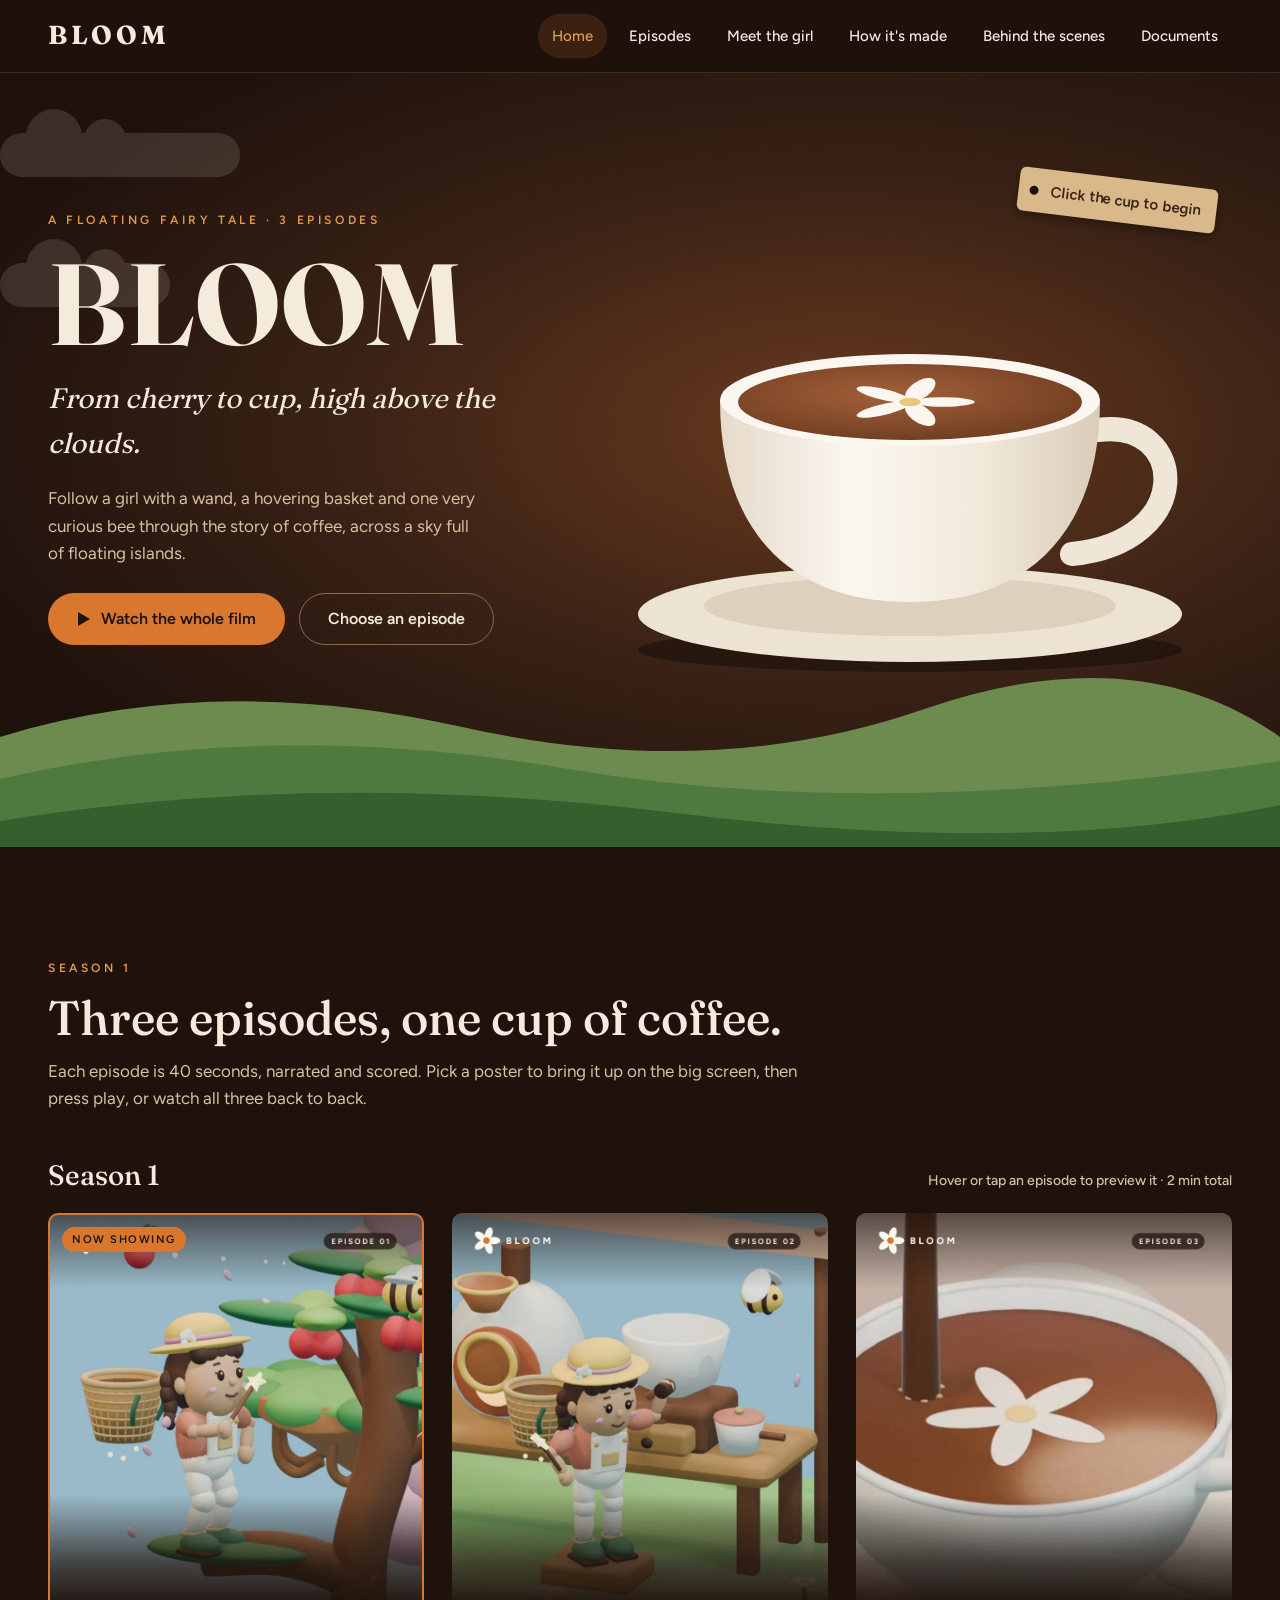
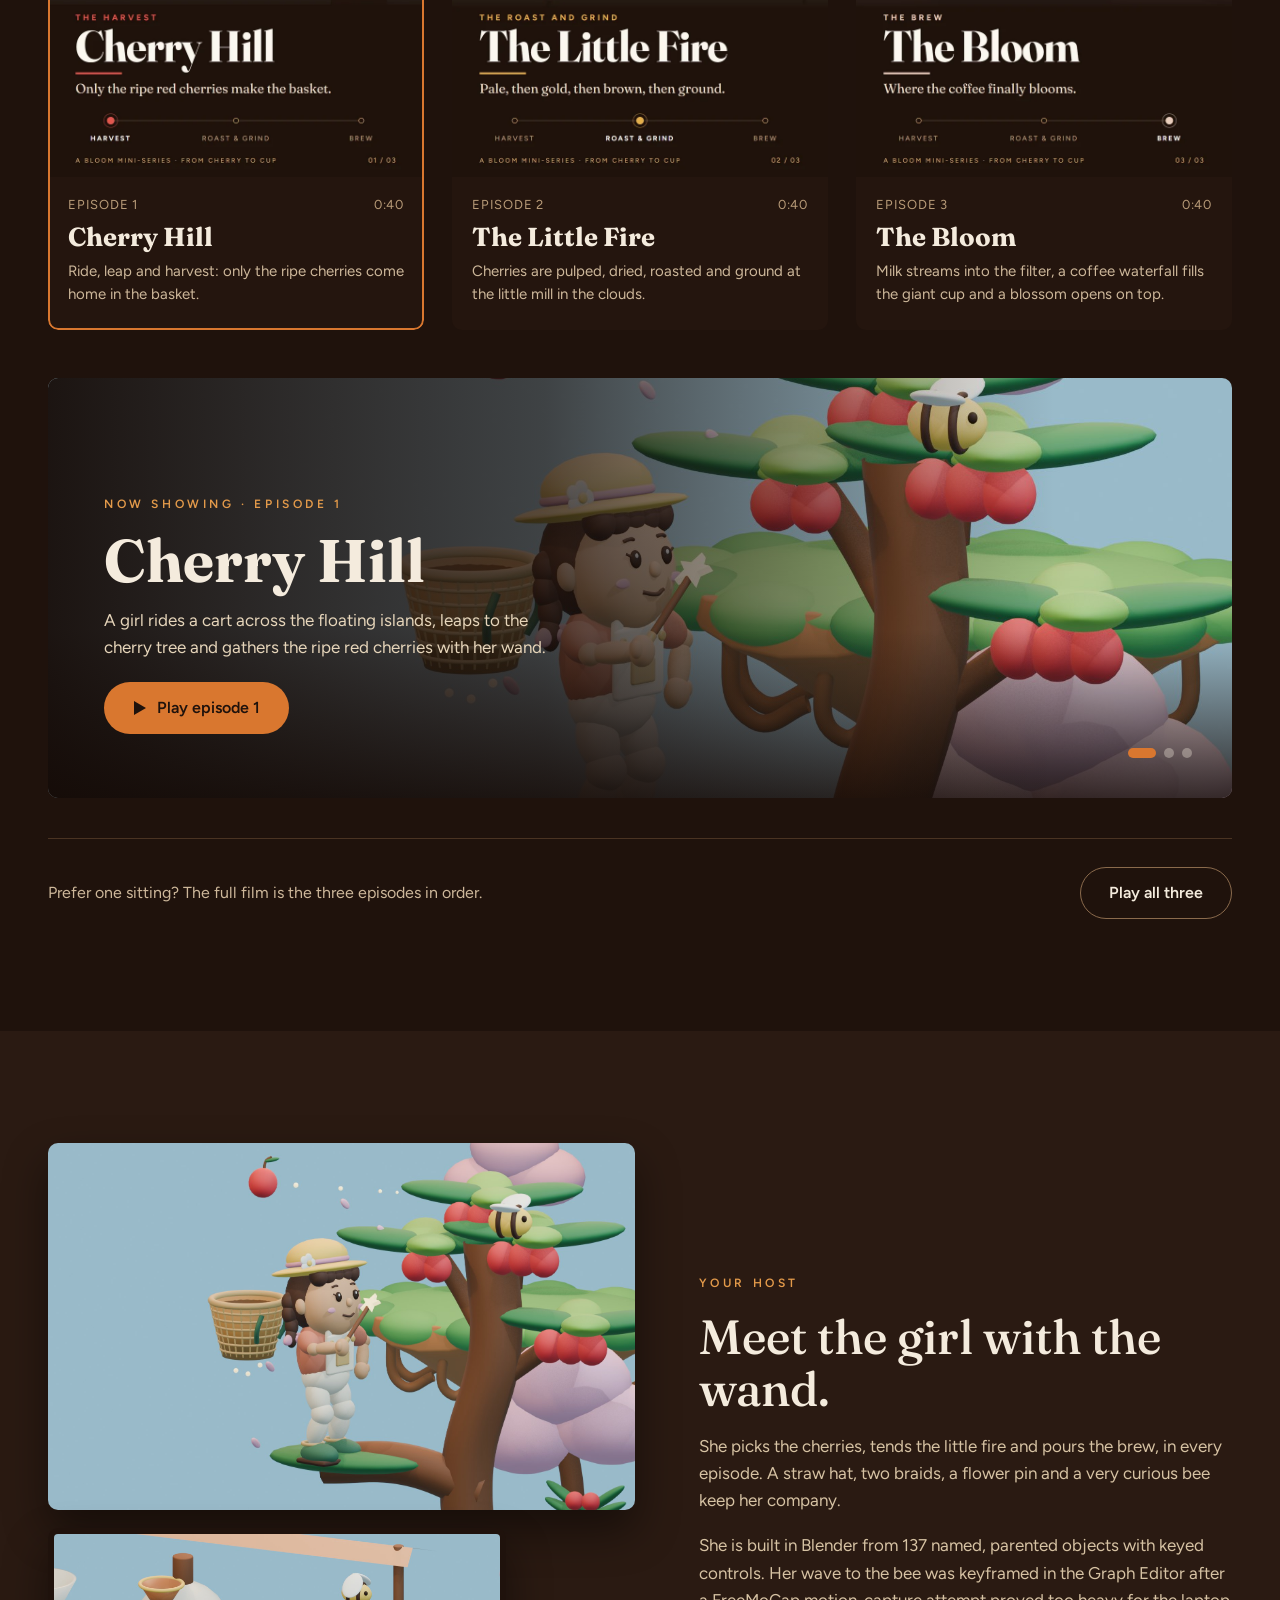
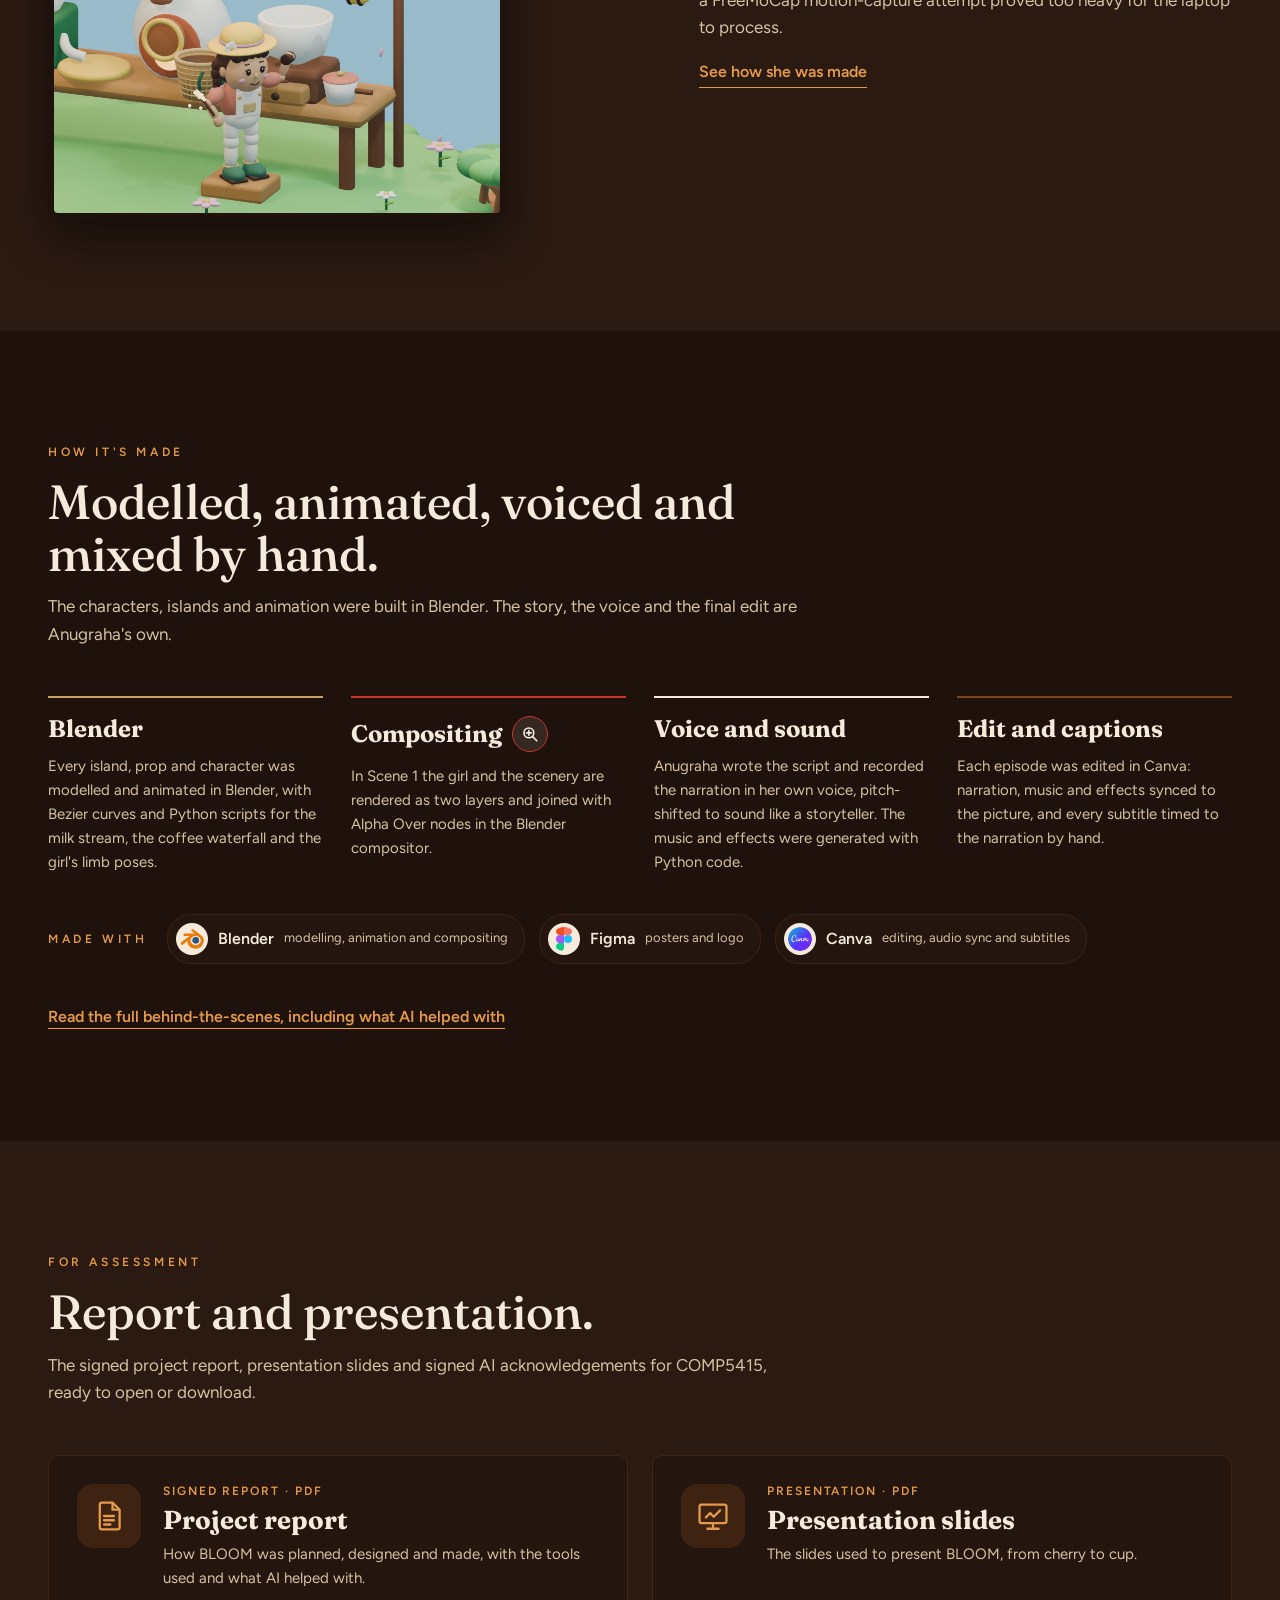
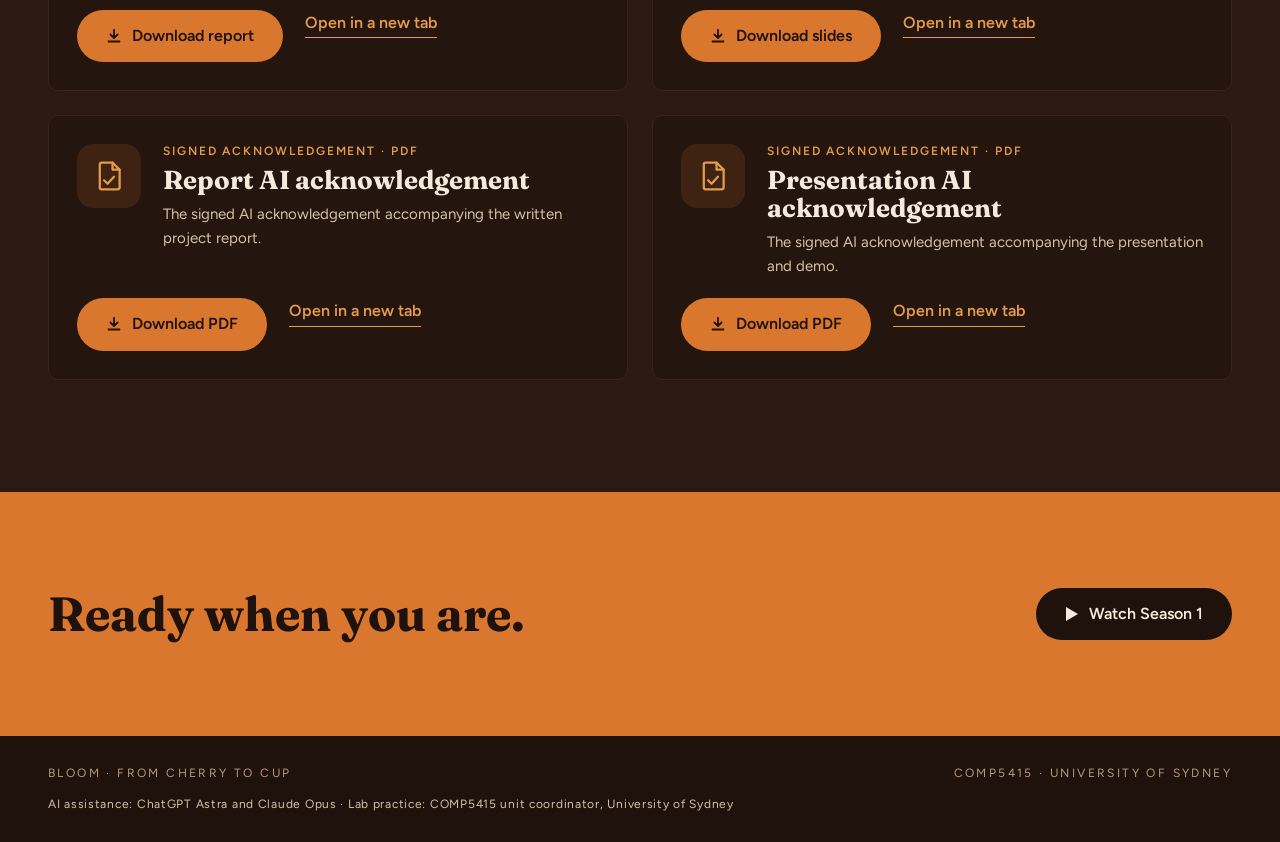
<file: index.html>
<!doctype html>
<html lang="en" class="no-js">
<head>
<meta charset="utf-8">
<meta name="viewport" content="width=device-width,initial-scale=1,viewport-fit=cover">
<title>BLOOM - From Cherry to Cup</title>
<meta name="description" content="BLOOM is a three-episode 3D animated fairy tale about how coffee gets from cherry to cup, made in Blender.">
<link rel="icon" href="assets/images/favicon.svg" type="image/svg+xml">
<link rel="stylesheet" href="css/style.css">
</head>
<body>
<a class="skip" href="#episodes">Skip to the episodes</a>

<header class="site-header">
  <div class="wrap">
    <a class="brand" href="index.html" aria-label="BLOOM home">BLOOM</a>
    <button class="nav-toggle" type="button" aria-controls="main-nav" aria-expanded="false">Menu</button>
    <nav class="nav" id="main-nav" aria-label="Main">
      <a href="index.html" aria-current="page" data-nav="top">Home</a>
      <a href="#episodes" data-nav="episodes">Episodes</a>
      <a href="#girl" data-nav="girl">Meet the girl</a>
      <a href="#craft" data-nav="craft">How it's made</a>
      <a href="behind-the-scenes.html">Behind the scenes</a>
      <a href="#documents" data-nav="documents">Documents</a>
    </nav>
  </div>
</header>

<main>
<!-- HERO -->
<section class="hero" aria-labelledby="hero-title">
  <div class="cloud" style="top:60px;left:0;width:240px" aria-hidden="true"></div>
  <div class="cloud" style="top:190px;left:0;width:170px;animation-delay:-34s" aria-hidden="true"></div>
  <svg class="hills" aria-hidden="true" viewBox="0 0 1440 190" preserveAspectRatio="none">
    <path d="M0 80 Q240 14 520 70 T1040 52 T1440 80 V190 H0 Z" fill="#6E8B4F"/>
    <path d="M0 122 Q300 60 640 112 T1440 104 V190 H0 Z" fill="#4F7A3F"/>
    <path d="M0 164 Q360 112 760 156 T1440 148 V190 H0 Z" fill="#355F2D"/>
  </svg>
  <div class="wrap">
    <div class="hero-copy">
      <div class="eyebrow">A floating fairy tale · 3 episodes</div>
      <h1 id="hero-title">BLOOM</h1>
      <p class="tagline">From cherry to cup, high above the clouds.</p>
      <p class="lede">Follow a girl with a wand, a hovering basket and one very curious bee through the story of coffee, across a sky full of floating islands.</p>
      <div class="hero-actions">
        <button class="btn btn-primary" type="button" data-play-all>
          <svg viewBox="0 0 14 16" aria-hidden="true"><path d="M1 1 L13 8 L1 15 Z" fill="currentColor"/></svg>
          Watch the whole film
        </button>
        <a class="btn btn-ghost" href="#episodes">Choose an episode</a>
      </div>
    </div>

    <div class="cup-stage">
      <button class="cup-btn" id="cup" type="button" aria-label="Click the giant cup to open the episodes">
        <svg class="cup-svg" viewBox="0 0 640 520" role="img" aria-label="A white coffee cup on a saucer with a white flower floating on the coffee and steam rising">
          <defs>
            <linearGradient id="cupGrad" x1="0" x2="1" y1="0" y2="0">
              <stop offset="0" stop-color="#E6DACA"/><stop offset=".35" stop-color="#FBF7F0"/><stop offset=".7" stop-color="#F1E8DA"/><stop offset="1" stop-color="#D9CCB9"/>
            </linearGradient>
            <radialGradient id="coffeeGrad" cx=".45" cy=".4" r=".7">
              <stop offset="0" stop-color="#A5603A"/><stop offset="1" stop-color="#6A3A1E"/>
            </radialGradient>
          </defs>
          <ellipse cx="320" cy="482" rx="272" ry="22" fill="#000" opacity=".35"/>
          <ellipse cx="320" cy="446" rx="272" ry="48" fill="#EDE3D3"/>
          <ellipse cx="320" cy="438" rx="206" ry="30" fill="#DDD0BC"/>
          <path d="M508 262 C598 250 606 374 482 386" fill="none" stroke="#EFE6D8" stroke-width="24" stroke-linecap="round"/>
          <path d="M130 232 H510 C510 352 450 434 320 434 C190 434 130 352 130 232 Z" fill="url(#cupGrad)"/>
          <ellipse cx="320" cy="232" rx="190" ry="46" fill="#FBF7F0"/>
          <ellipse cx="320" cy="234" rx="172" ry="38" fill="url(#coffeeGrad)"/>
          <ellipse class="ripple" cx="320" cy="234" rx="150" ry="30"/>
          <ellipse class="ripple" cx="320" cy="234" rx="150" ry="30"/>
          <g transform="translate(320 234) scale(.72 .28)">
            <g class="flower">
              <ellipse cx="46" cy="0" rx="44" ry="17" fill="#FBF7F0"/>
              <ellipse cx="46" cy="0" rx="44" ry="17" fill="#FBF7F0" transform="rotate(72)"/>
              <ellipse cx="46" cy="0" rx="44" ry="17" fill="#FBF7F0" transform="rotate(144)"/>
              <ellipse cx="46" cy="0" rx="44" ry="17" fill="#FBF7F0" transform="rotate(216)"/>
              <ellipse cx="46" cy="0" rx="44" ry="17" fill="#FBF7F0" transform="rotate(288)"/>
              <circle r="15" fill="#E8C979"/>
            </g>
          </g>
          <g class="steam" aria-hidden="true">
            <path d="M268 190 C246 150 292 130 270 88"/>
            <path d="M322 184 C300 140 344 118 322 74"/>
            <path d="M374 190 C352 152 394 136 372 98"/>
          </g>
        </svg>
        <span class="tag">Click the cup to begin</span>
      </button>
    </div>
  </div>
</section>

<!-- EPISODES -->
<section class="section" id="episodes" aria-labelledby="episodes-title">
  <div class="wrap">
    <div class="section-head reveal">
      <div class="eyebrow">Season 1</div>
      <h2 id="episodes-title">Three episodes, one cup of coffee.</h2>
      <p>Each episode is 40 seconds, narrated and scored. Pick a poster to bring it up on the big screen, then press play, or watch all three back to back.</p>
    </div>

    <h3 class="rail-title reveal">Season 1 <span>Hover or tap an episode to preview it · 2 min total</span></h3>
    <ol class="rail">
      <li class="ep reveal is-active">
        <div class="ep-poster">
          <img src="assets/posters/poster-01.webp" alt="Poster for Episode 1, Cherry Hill: the girl with her magic wand and basket by the cherry tree" loading="lazy">
          <span class="ep-now" aria-hidden="true">Now showing</span>
        </div>
        <div class="ep-body">
          <div class="ep-meta"><span>EPISODE 1</span><span>0:40</span></div>
          <h3>Cherry Hill</h3>
          <p>Ride, leap and harvest: only the ripe cherries come home in the basket.</p>
        </div>
        <button class="ep-link" type="button" data-select="0" aria-controls="billboard" aria-pressed="true" aria-label="Show Episode 1: Cherry Hill"></button>
      </li>
      <li class="ep reveal">
        <div class="ep-poster">
          <img src="assets/posters/poster-02.webp" alt="Poster for Episode 2, The Little Fire: the girl with her wand at the little mill, a bee buzzing overhead" loading="lazy">
          <span class="ep-now" aria-hidden="true">Now showing</span>
        </div>
        <div class="ep-body">
          <div class="ep-meta"><span>EPISODE 2</span><span>0:40</span></div>
          <h3>The Little Fire</h3>
          <p>Cherries are pulped, dried, roasted and ground at the little mill in the clouds.</p>
        </div>
        <button class="ep-link" type="button" data-select="1" aria-controls="billboard" aria-pressed="false" aria-label="Show Episode 2: The Little Fire"></button>
      </li>
      <li class="ep reveal">
        <div class="ep-poster">
          <img src="assets/posters/poster-03.webp" alt="Poster for Episode 3, The Bloom: a white flower opening on a cup of coffee" loading="lazy">
          <span class="ep-now" aria-hidden="true">Now showing</span>
        </div>
        <div class="ep-body">
          <div class="ep-meta"><span>EPISODE 3</span><span>0:40</span></div>
          <h3>The Bloom</h3>
          <p>Milk streams into the filter, a coffee waterfall fills the giant cup and a blossom opens on top.</p>
        </div>
        <button class="ep-link" type="button" data-select="2" aria-controls="billboard" aria-pressed="false" aria-label="Show Episode 3: The Bloom"></button>
      </li>
    </ol>

    <div class="billboard reveal" id="billboard">
      <img class="bb-img is-active" data-bb-img="0" src="assets/images/still-harvest.jpg" alt="The girl on a cherry-tree branch lifting ripe cherries into a floating basket with her wand">
      <img class="bb-img" data-bb-img="1" src="assets/images/still-crank.jpg" alt="The girl on a small step turning the hand crank of the grinder at the little mill" loading="lazy">
      <img class="bb-img" data-bb-img="2" src="assets/images/frame-03.jpg" alt="Coffee pouring into a white cup with a white flower floating on top" loading="lazy">
      <div class="inner" id="bb-inner">
        <div class="eyebrow" id="bb-eyebrow">Now showing · Episode 1</div>
        <h3 id="bb-title">Cherry Hill</h3>
        <p id="bb-text">A girl rides a cart across the floating islands, leaps to the cherry tree and gathers the ripe red cherries with her wand.</p>
        <div class="hero-actions">
          <a class="btn btn-primary" id="bb-play" href="assets/videos/Scene_01_The_Cherry_hill_st.mp4" data-ep="0">
            <svg viewBox="0 0 14 16" aria-hidden="true"><path d="M1 1 L13 8 L1 15 Z" fill="currentColor"/></svg>
            <span id="bb-play-label">Play episode 1</span>
          </a>
        </div>
      </div>
      <div class="bb-dots" aria-hidden="true"><i class="is-active"></i><i></i><i></i></div>
    </div>

    <div class="film-bar reveal">
      <span>Prefer one sitting? The full film is the three episodes in order.</span>
      <button class="btn btn-ghost" type="button" data-play-all>Play all three</button>
    </div>
  </div>
</section>

<!-- THE GIRL -->
<section class="section alt" id="girl" aria-labelledby="girl-title">
  <div class="wrap split">
    <div class="shots reveal">
      <figure class="shot" style="margin:0"><img src="assets/images/still-harvest.jpg" alt="The girl in a straw hat with braids and a flower, holding a wand beside a floating basket" loading="lazy"></figure>
      <figure class="shot" style="margin:0"><img src="assets/images/still-crank.jpg" alt="The girl on a small step turning the hand crank of a coffee grinder" loading="lazy"></figure>
    </div>
    <div class="copy reveal">
      <div class="eyebrow">Your host</div>
      <h2 id="girl-title">Meet the girl with the wand.</h2>
      <p>She picks the cherries, tends the little fire and pours the brew, in every episode. A straw hat, two braids, a flower pin and a very curious bee keep her company.</p>
      <p>She is built in Blender from 137 named, parented objects with keyed controls. Her wave to the bee was keyframed in the Graph Editor after a FreeMoCap motion-capture attempt proved too heavy for the laptop to process.</p>
      <a class="textlink" href="behind-the-scenes.html">See how she was made</a>
    </div>
  </div>
</section>

<!-- CRAFT -->
<section class="section" id="craft" aria-labelledby="craft-title">
  <div class="wrap">
    <div class="section-head reveal">
      <div class="eyebrow">How it's made</div>
      <h2 id="craft-title">Modelled, animated, voiced and mixed by hand.</h2>
      <p>The characters, islands and animation were built in Blender. The story, the voice and the final edit are Anugraha's own.</p>
    </div>
    <div class="cards">
      <article class="card reveal"><h3>Blender</h3><p>Every island, prop and character was modelled and animated in Blender, with Bezier curves and Python scripts for the milk stream, the coffee waterfall and the girl's limb poses.</p></article>
      <article class="card reveal"><h3 class="card-title-zoom">Compositing <button class="zoom-btn" type="button" data-zoom="compositing" aria-label="Enlarge the Scene 1 compositing node setup"><svg viewBox="0 0 24 24" width="18" height="18" aria-hidden="true" fill="none" stroke="currentColor" stroke-width="2.2" stroke-linecap="round"><circle cx="10.5" cy="10.5" r="6.5"/><path d="M15.5 15.5 21 21M10.5 7.5v6M7.5 10.5h6"/></svg></button></h3><p>In Scene 1 the girl and the scenery are rendered as two layers and joined with Alpha Over nodes in the Blender compositor.</p></article>
      <article class="card reveal"><h3>Voice and sound</h3><p>Anugraha wrote the script and recorded the narration in her own voice, pitch-shifted to sound like a storyteller. The music and effects were generated with Python code.</p></article>
      <article class="card reveal"><h3>Edit and captions</h3><p>Each episode was edited in Canva: narration, music and effects synced to the picture, and every subtitle timed to the narration by hand.</p></article>
    </div>
    <div class="made-with reveal" aria-label="Tools used">
      <span class="made-with-label">Made with</span>
      <span class="made-with-item"><img src="assets/images/tools/blender.svg" alt="" width="28" height="28">Blender <small>modelling, animation and compositing</small></span>
      <span class="made-with-item"><img src="assets/images/tools/figma.svg" alt="" width="28" height="28">Figma <small>posters and logo</small></span>
      <span class="made-with-item"><img src="assets/images/tools/canva.svg" alt="" width="28" height="28">Canva <small>editing, audio sync and subtitles</small></span>
    </div>
    <p style="margin-top:40px" class="reveal"><a class="textlink" href="behind-the-scenes.html">Read the full behind-the-scenes, including what AI helped with</a></p>
  </div>
</section>

<!-- DOCUMENTS -->
<section class="section alt" id="documents" aria-labelledby="documents-title">
  <div class="wrap">
    <div class="section-head reveal">
      <div class="eyebrow">For assessment</div>
      <h2 id="documents-title">Report and presentation.</h2>
      <p>The signed project report, presentation slides and signed AI acknowledgements for COMP5415, ready to open or download.</p>
    </div>
    <div class="docs">
      <article class="doc reveal">
        <span class="doc-icon"><svg viewBox="0 0 24 24" aria-hidden="true"><path d="M7 2.5h7.5L19.5 7.5V20a1.5 1.5 0 0 1-1.5 1.5H7A1.5 1.5 0 0 1 5.5 20V4A1.5 1.5 0 0 1 7 2.5z" fill="none" stroke="currentColor" stroke-width="1.6"/><path d="M14.5 2.5V7.5h5" fill="none" stroke="currentColor" stroke-width="1.6"/><path d="M8.5 12h7M8.5 15h7M8.5 18h4.5" stroke="currentColor" stroke-width="1.6" stroke-linecap="round"/></svg></span>
        <div class="doc-body">
          <div class="doc-meta">Signed report · PDF</div>
          <h3>Project report</h3>
          <p>How BLOOM was planned, designed and made, with the tools used and what AI helped with.</p>
        </div>
        <div class="doc-actions">
          <a class="btn btn-primary" href="assets/docs/550859969_COMP5415_Assignment_2_Report_signed.pdf" download><svg viewBox="0 0 16 16" aria-hidden="true"><path d="M8 2v8m0 0l-3.5-3.5M8 10l3.5-3.5M2.5 13.5h11" fill="none" stroke="currentColor" stroke-width="1.8" stroke-linecap="round" stroke-linejoin="round"/></svg>Download report</a>
          <a class="textlink" href="assets/docs/550859969_COMP5415_Assignment_2_Report_signed.pdf" target="_blank" rel="noopener" aria-label="Open the signed project report in a new tab">Open in a new tab</a>
        </div>
      </article>
      <article class="doc reveal">
        <span class="doc-icon"><svg viewBox="0 0 24 24" aria-hidden="true"><rect x="2.5" y="4" width="19" height="13" rx="1.5" fill="none" stroke="currentColor" stroke-width="1.6"/><path d="M12 17v3.5M8 21h8" stroke="currentColor" stroke-width="1.6" stroke-linecap="round"/><path d="M7 13l3-3 2.5 2.5L17 8" fill="none" stroke="currentColor" stroke-width="1.6" stroke-linecap="round" stroke-linejoin="round"/></svg></span>
        <div class="doc-body">
          <div class="doc-meta">Presentation · PDF</div>
          <h3>Presentation slides</h3>
          <p>The slides used to present BLOOM, from cherry to cup.</p>
        </div>
        <div class="doc-actions">
          <a class="btn btn-primary" href="assets/docs/550859969_Presentation.pdf" download><svg viewBox="0 0 16 16" aria-hidden="true"><path d="M8 2v8m0 0l-3.5-3.5M8 10l3.5-3.5M2.5 13.5h11" fill="none" stroke="currentColor" stroke-width="1.8" stroke-linecap="round" stroke-linejoin="round"/></svg>Download slides</a>
          <a class="textlink" href="assets/docs/550859969_Presentation.pdf" target="_blank" rel="noopener" aria-label="Open the presentation slides in a new tab">Open in a new tab</a>
        </div>
      </article>
      <article class="doc reveal">
        <span class="doc-icon"><svg viewBox="0 0 24 24" aria-hidden="true"><path d="M7 2.5h7.5L19.5 7.5V20a1.5 1.5 0 0 1-1.5 1.5H7A1.5 1.5 0 0 1 5.5 20V4A1.5 1.5 0 0 1 7 2.5z" fill="none" stroke="currentColor" stroke-width="1.6"/><path d="M14.5 2.5V7.5h5M8.5 15l2.5 2.5 4.5-5" fill="none" stroke="currentColor" stroke-width="1.6" stroke-linecap="round" stroke-linejoin="round"/></svg></span>
        <div class="doc-body">
          <div class="doc-meta">Signed acknowledgement · PDF</div>
          <h3>Report AI acknowledgement</h3>
          <p>The signed AI acknowledgement accompanying the written project report.</p>
        </div>
        <div class="doc-actions">
          <a class="btn btn-primary" href="assets/docs/550859969_Report_AI_Acknowledgement_Signed.pdf" download aria-label="Download the report AI acknowledgement"><svg viewBox="0 0 16 16" aria-hidden="true"><path d="M8 2v8m0 0l-3.5-3.5M8 10l3.5-3.5M2.5 13.5h11" fill="none" stroke="currentColor" stroke-width="1.8" stroke-linecap="round" stroke-linejoin="round"/></svg>Download PDF</a>
          <a class="textlink" href="assets/docs/550859969_Report_AI_Acknowledgement_Signed.pdf" target="_blank" rel="noopener" aria-label="Open the report AI acknowledgement in a new tab">Open in a new tab</a>
        </div>
      </article>
      <article class="doc reveal">
        <span class="doc-icon"><svg viewBox="0 0 24 24" aria-hidden="true"><path d="M7 2.5h7.5L19.5 7.5V20a1.5 1.5 0 0 1-1.5 1.5H7A1.5 1.5 0 0 1 5.5 20V4A1.5 1.5 0 0 1 7 2.5z" fill="none" stroke="currentColor" stroke-width="1.6"/><path d="M14.5 2.5V7.5h5M8.5 15l2.5 2.5 4.5-5" fill="none" stroke="currentColor" stroke-width="1.6" stroke-linecap="round" stroke-linejoin="round"/></svg></span>
        <div class="doc-body">
          <div class="doc-meta">Signed acknowledgement · PDF</div>
          <h3>Presentation AI acknowledgement</h3>
          <p>The signed AI acknowledgement accompanying the presentation and demo.</p>
        </div>
        <div class="doc-actions">
          <a class="btn btn-primary" href="assets/docs/550859969_Presentation_AI_Acknowledgement_signed.pdf" download aria-label="Download the presentation AI acknowledgement"><svg viewBox="0 0 16 16" aria-hidden="true"><path d="M8 2v8m0 0l-3.5-3.5M8 10l3.5-3.5M2.5 13.5h11" fill="none" stroke="currentColor" stroke-width="1.8" stroke-linecap="round" stroke-linejoin="round"/></svg>Download PDF</a>
          <a class="textlink" href="assets/docs/550859969_Presentation_AI_Acknowledgement_signed.pdf" target="_blank" rel="noopener" aria-label="Open the presentation AI acknowledgement in a new tab">Open in a new tab</a>
        </div>
      </article>
    </div>
  </div>
</section>

<section class="cta" aria-labelledby="cta-title">
  <div class="wrap">
    <h2 id="cta-title">Ready when you are.</h2>
    <button class="btn" type="button" data-play-all>
      <svg viewBox="0 0 14 16" aria-hidden="true"><path d="M1 1 L13 8 L1 15 Z" fill="currentColor"/></svg>
      Watch Season 1
    </button>
  </div>
</section>
</main>

<footer class="site-footer">
  <div class="wrap">
    <span>BLOOM · FROM CHERRY TO CUP</span>
    <span>COMP5415 · UNIVERSITY OF SYDNEY</span>
    <span class="footer-credit">AI assistance: ChatGPT Astra and Claude Opus · Lab practice: COMP5415 unit coordinator, University of Sydney</span>
  </div>
</footer>

<!-- Compositing node setup -->
<dialog class="player zoom-dialog" id="zoom-compositing" aria-labelledby="zoom-title">
  <div class="player-top">
    <div>
      <span class="eyebrow">How it's made · Compositing</span>
      <h2 id="zoom-title">Scene 1 node setup</h2>
    </div>
    <button class="close" type="button" data-zoom-close aria-label="Close the image">&#10005;</button>
  </div>
  <a class="zoom-figure" href="assets/images/compositing-nodes.png" target="_blank" rel="noopener" title="Open full size in a new tab"><img src="assets/images/compositing-nodes.png" alt="Blender compositor node tree for Scene 1: a sky colour, the background layer and the girl layer joined by two Alpha Over nodes into the composite, viewer and a PNG file output" width="1909" height="1078" loading="lazy"></a>
  <div class="zoom-text">
    <p>Scene 1 was rendered as two separate view layers from the same scene, then combined in the Blender compositor:</p>
    <ol>
      <li><strong>Background layer</strong> renders the islands and scenery, keeping the girl's shadows and reflections so she still sits in the world.</li>
      <li><strong>Girl layer</strong> renders only the girl as transparent RGBA, with occlusion so objects in front of her still hide her correctly.</li>
      <li>The first <strong>Alpha Over</strong> node lays the background render over the original camera sky colour, filling any transparent areas.</li>
      <li>The second <strong>Alpha Over</strong> node places the girl on top of that background to make the final frame.</li>
      <li>The result goes to the <strong>Composite</strong> and <strong>Viewer</strong>, and a <strong>File Output</strong> node saves the girl, the background and the final composite as separate PNG sequences.</li>
    </ol>
  </div>
</dialog>

<!-- Video player -->
<dialog class="player" id="player" aria-labelledby="player-title">
  <div class="player-top">
    <div>
      <span class="eyebrow" id="player-eyebrow">Episode 1</span>
      <h2 id="player-title">Cherry Hill</h2>
    </div>
    <button class="close" type="button" id="player-close" aria-label="Close the player">&#10005;</button>
  </div>
  <video id="pv" controls playsinline preload="metadata" poster="assets/images/frame-01.jpg"></video>
  <div class="player-bottom">
    <div class="queue" id="queue" role="group" aria-label="Episodes"></div>
    <p class="player-note" id="pnote" aria-live="polite">Sound on for the narration.</p>
  </div>
</dialog>

<script src="js/main.js"></script>
</body>
</html>
</file>
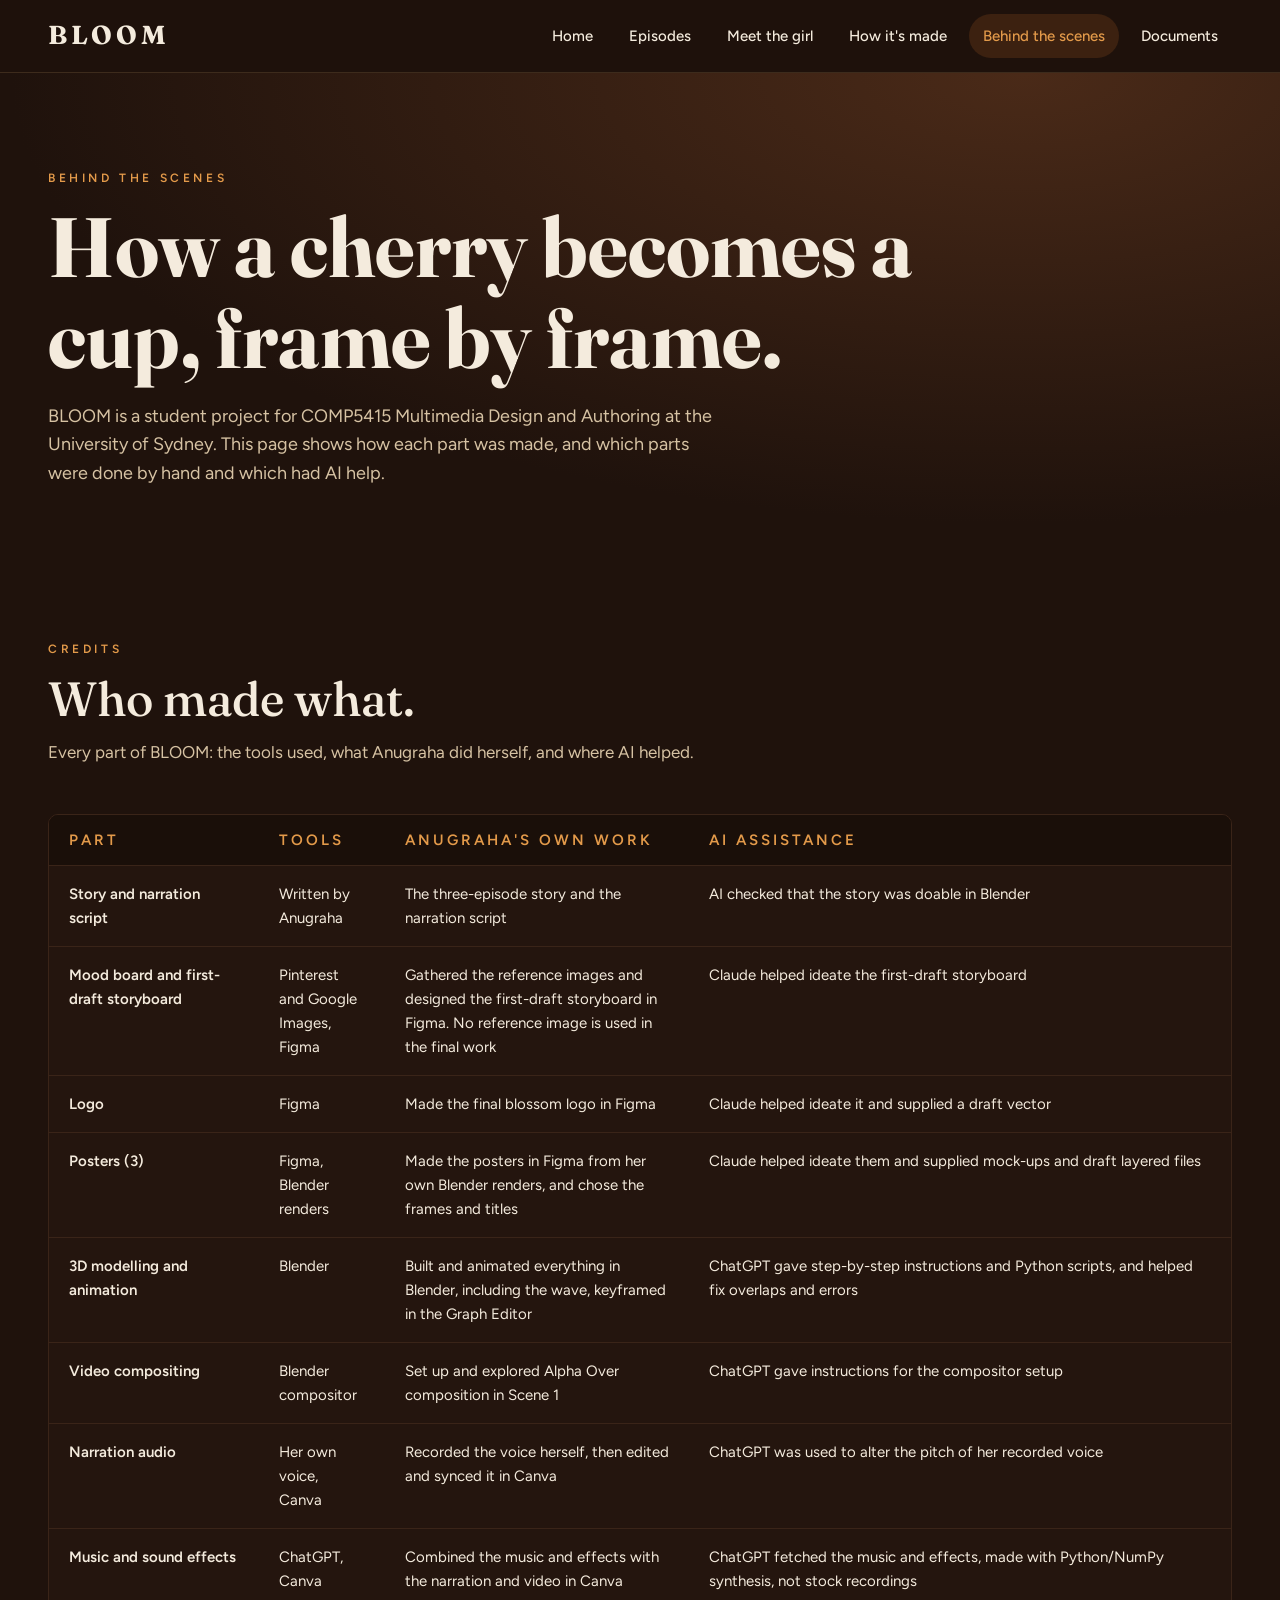
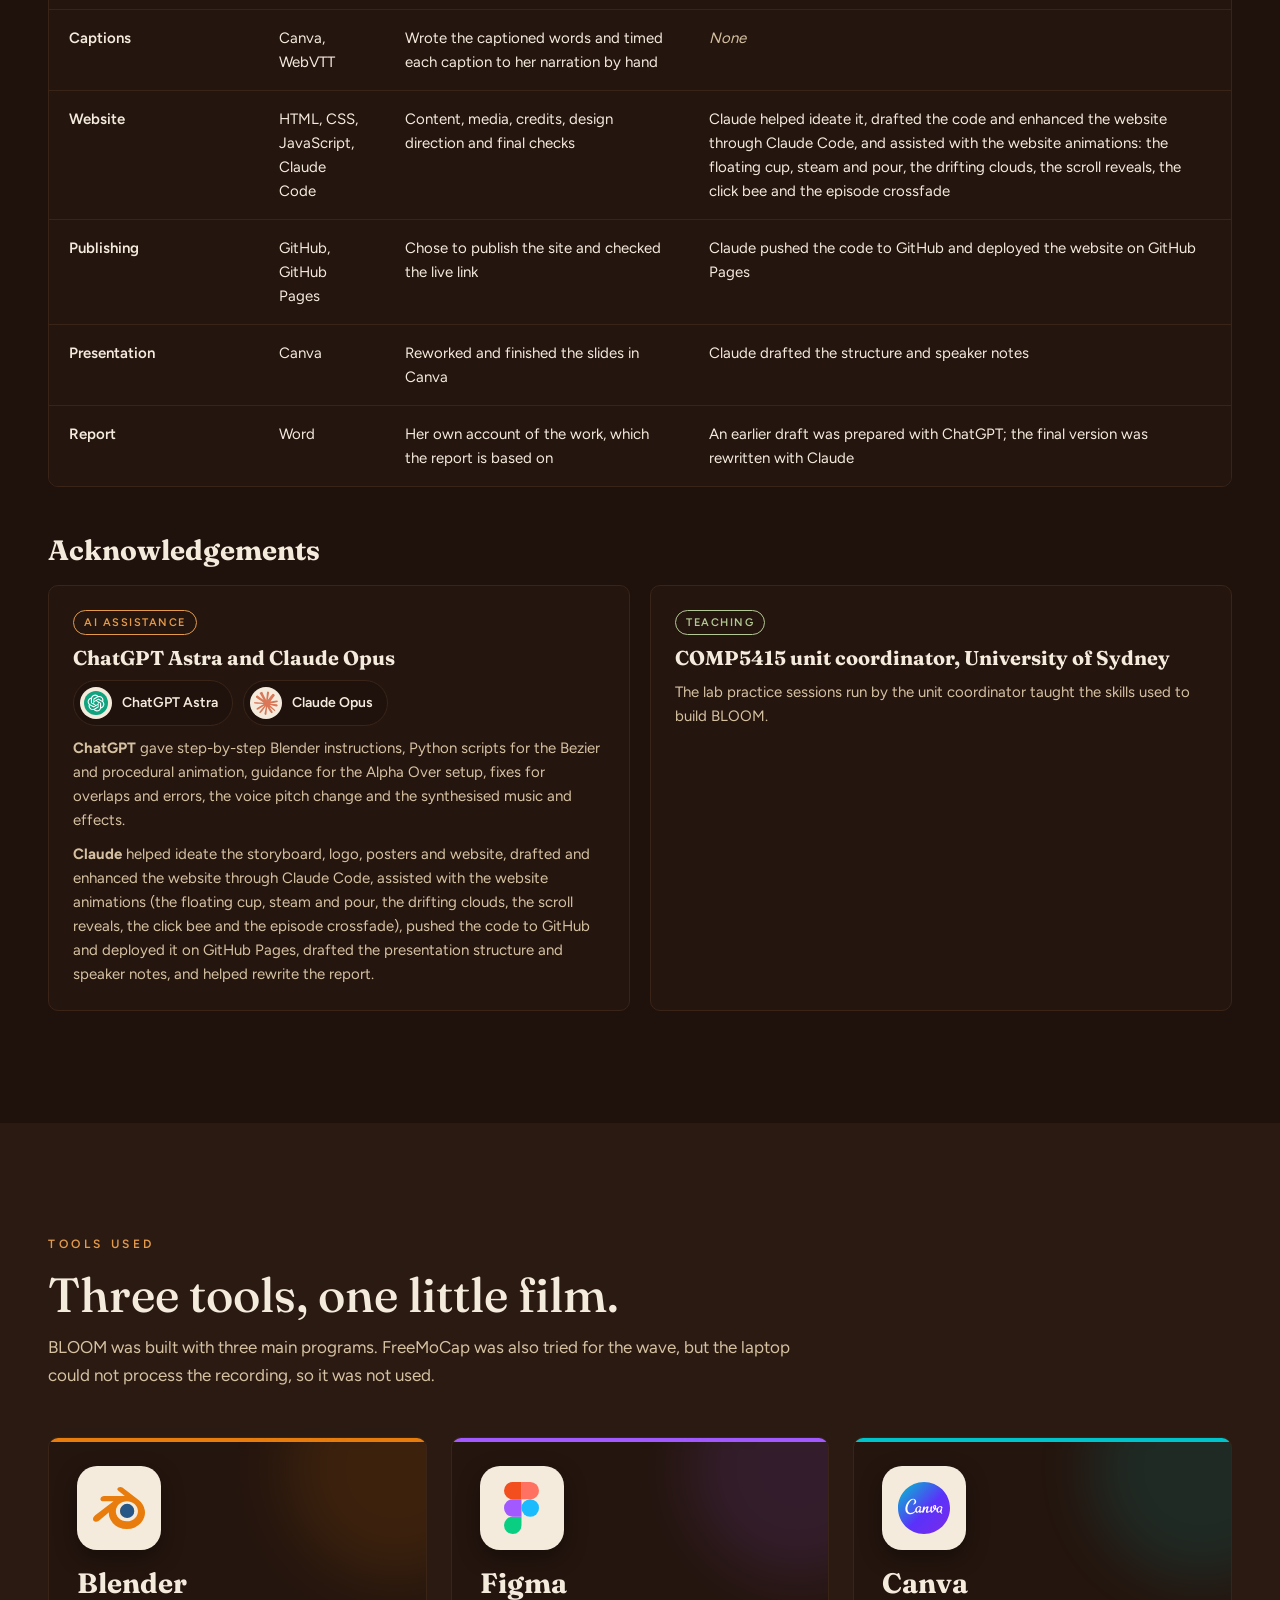
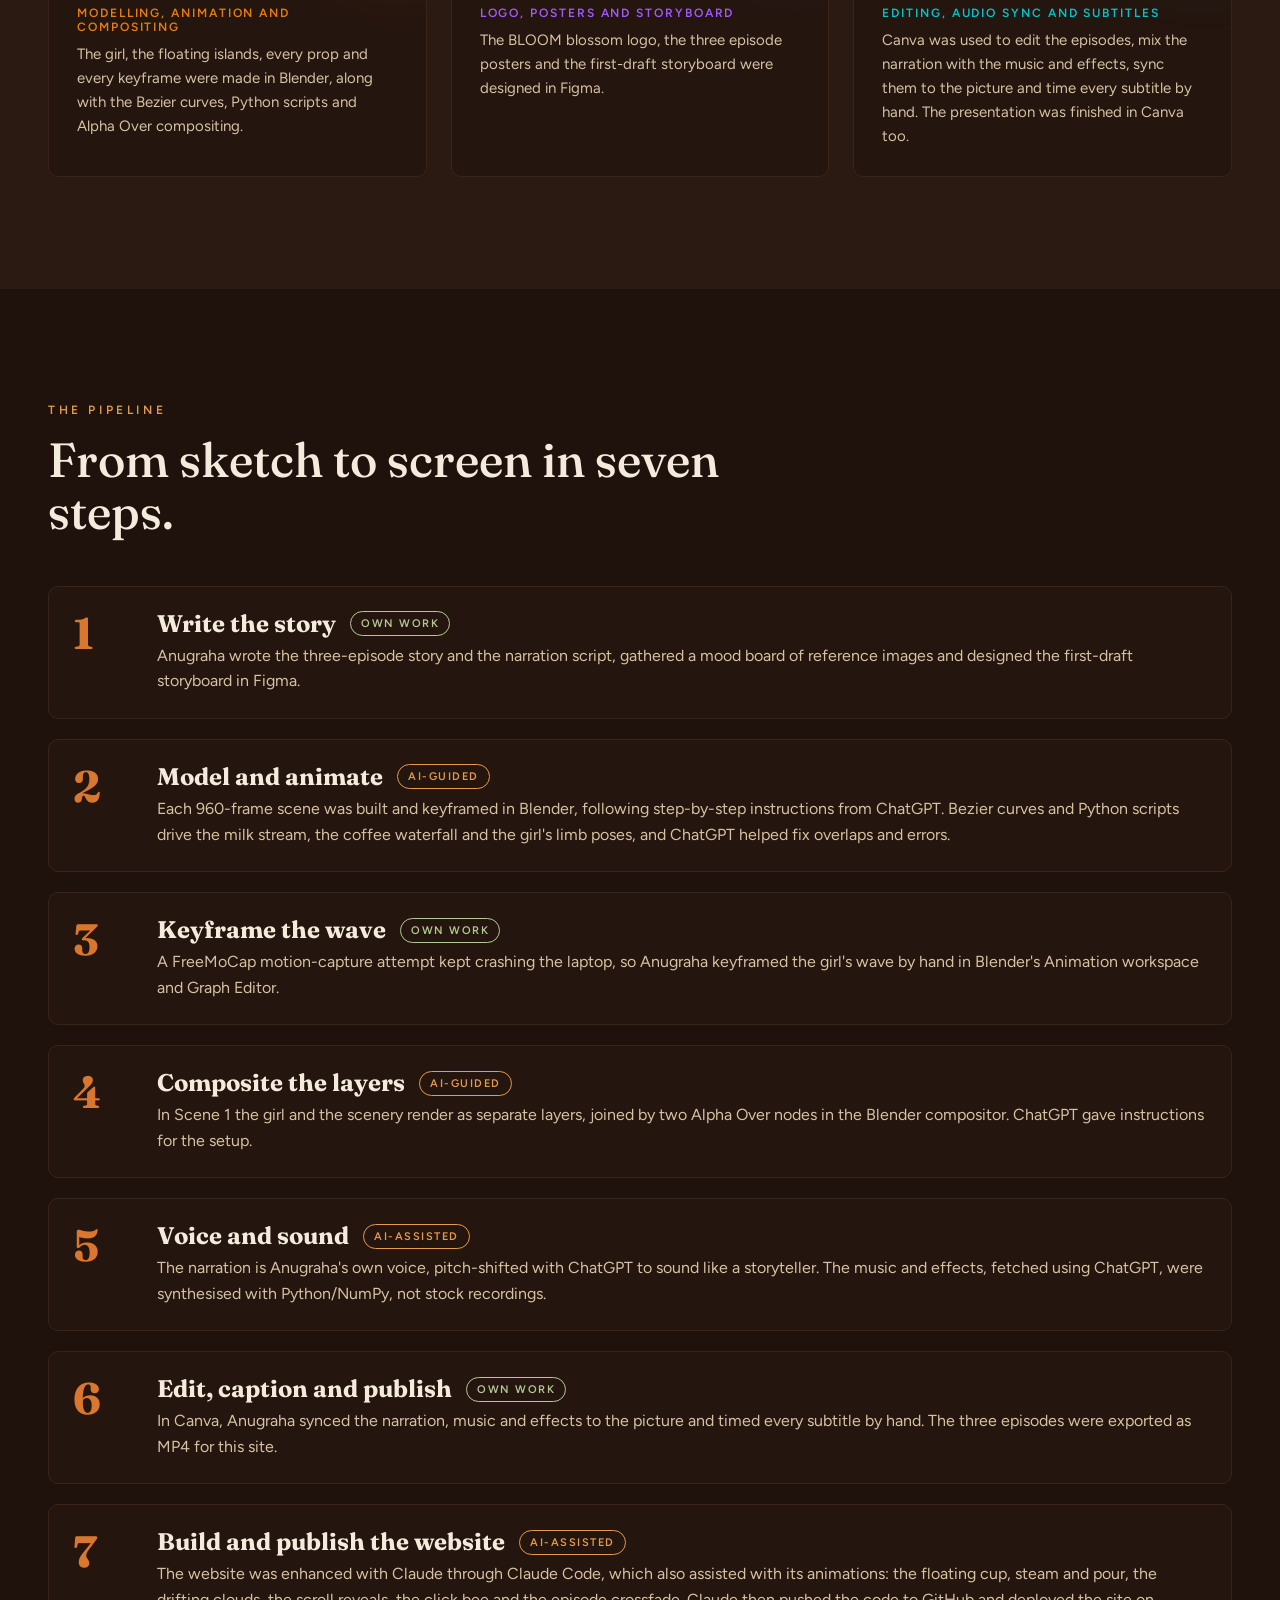
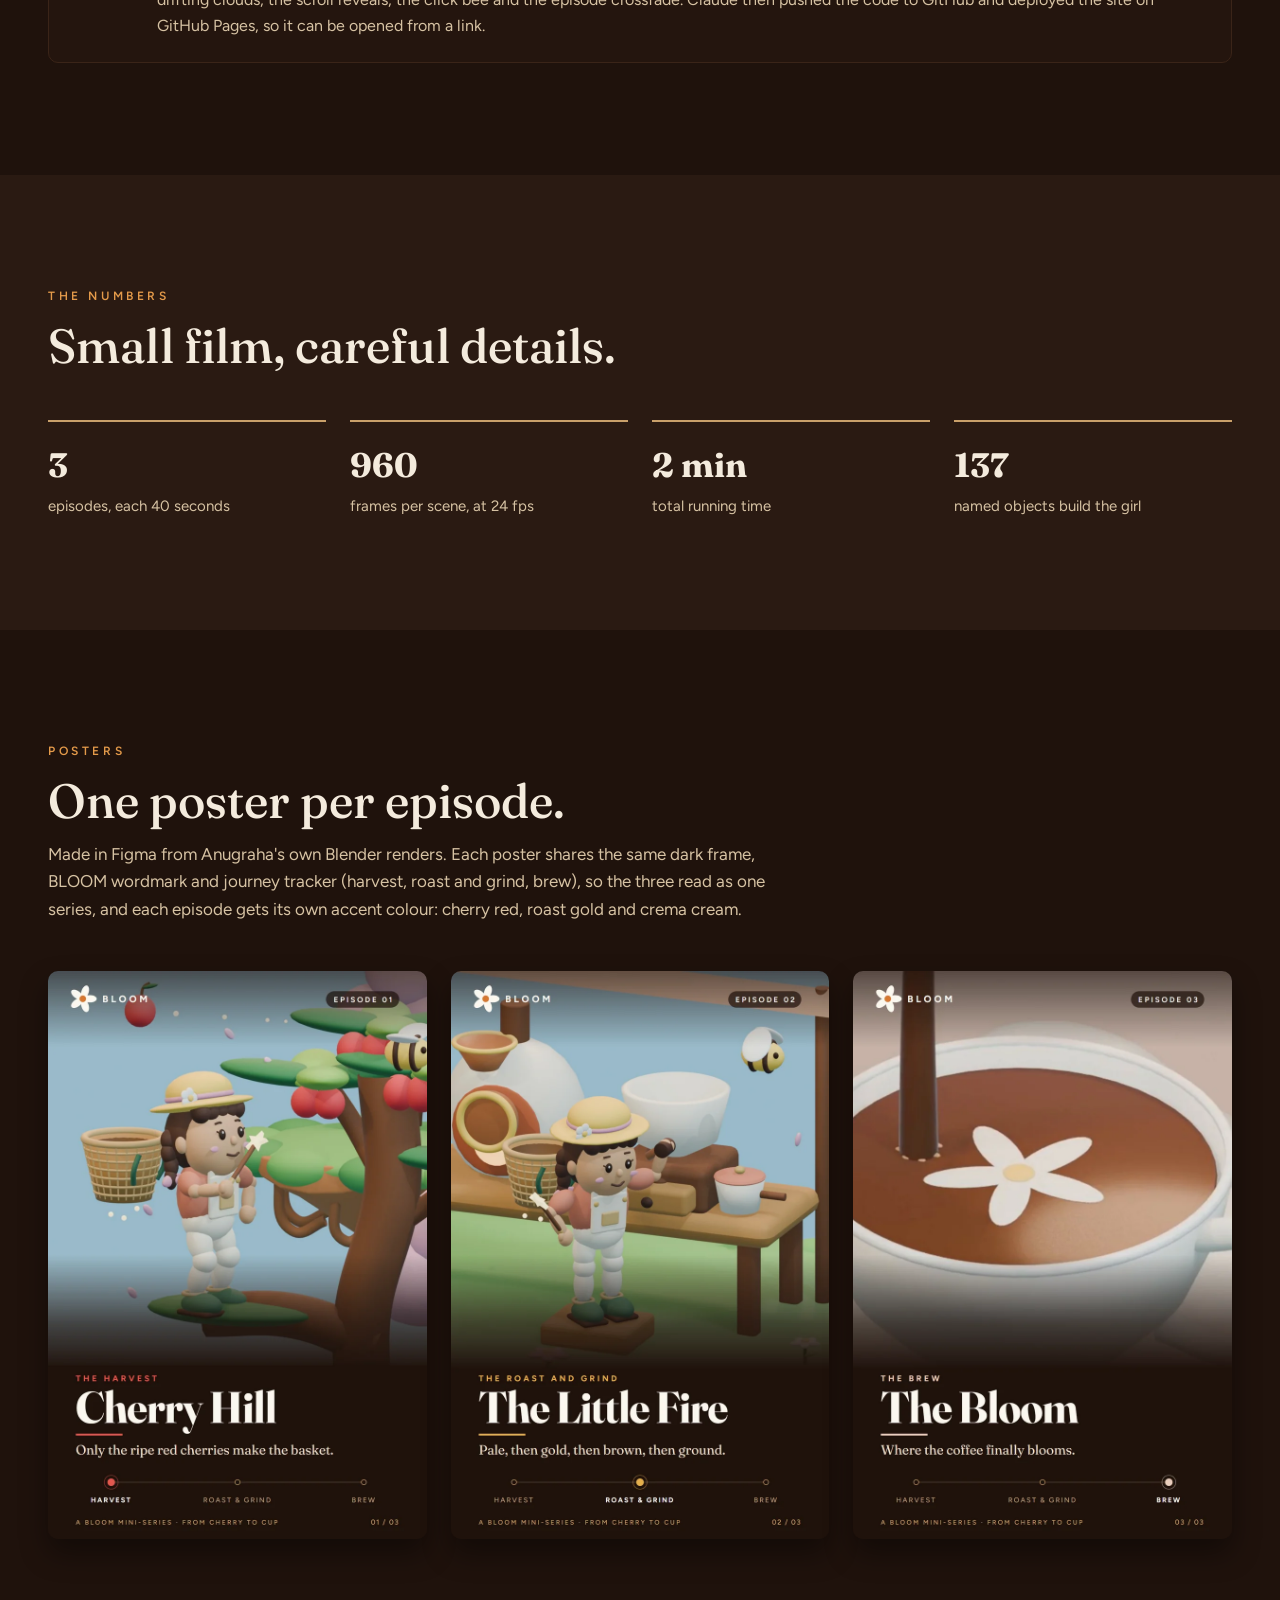
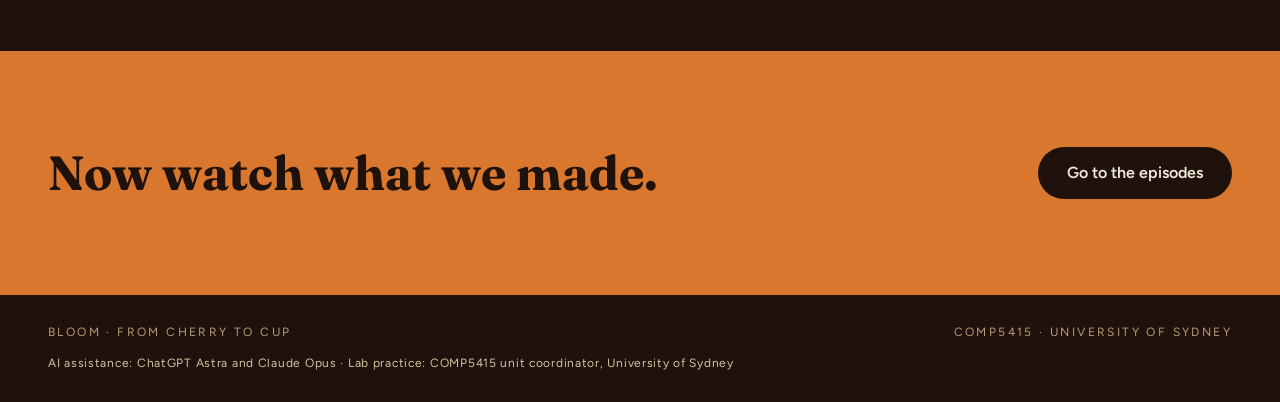
<file: behind-the-scenes.html>
<!doctype html>
<html lang="en" class="no-js">
<head>
<meta charset="utf-8">
<meta name="viewport" content="width=device-width,initial-scale=1,viewport-fit=cover">
<title>Behind the scenes — BLOOM</title>
<meta name="description" content="How BLOOM was made: Blender modelling, animation and Alpha Over compositing, Figma logo and posters, Canva editing and subtitles, narration in Anugraha's own voice, and exactly where AI helped.">
<link rel="icon" href="assets/images/favicon.svg" type="image/svg+xml">
<link rel="stylesheet" href="css/style.css">
</head>
<body>
<a class="skip" href="#main">Skip to the content</a>

<header class="site-header">
  <div class="wrap">
    <a class="brand" href="index.html" aria-label="BLOOM home">BLOOM</a>
    <button class="nav-toggle" type="button" aria-controls="main-nav" aria-expanded="false">Menu</button>
    <nav class="nav" id="main-nav" aria-label="Main">
      <a href="index.html">Home</a>
      <a href="index.html#episodes">Episodes</a>
      <a href="index.html#girl">Meet the girl</a>
      <a href="index.html#craft">How it's made</a>
      <a href="behind-the-scenes.html" aria-current="page">Behind the scenes</a>
      <a href="index.html#documents">Documents</a>
    </nav>
  </div>
</header>

<main id="main">
  <section class="page-hero">
    <div class="wrap">
      <div class="eyebrow">Behind the scenes</div>
      <h1>How a cherry becomes a cup, frame by frame.</h1>
      <p>BLOOM is a student project for COMP5415 Multimedia Design and Authoring at the University of Sydney. This page shows how each part was made, and which parts were done by hand and which had AI help.</p>
    </div>
  </section>

  <section class="section" aria-labelledby="who-title">
    <div class="wrap">
      <div class="section-head reveal">
        <div class="eyebrow">Credits</div>
        <h2 id="who-title">Who made what.</h2>
        <p>Every part of BLOOM: the tools used, what Anugraha did herself, and where AI helped.</p>
      </div>
      <div class="table-wrap reveal" role="region" aria-labelledby="who-title" tabindex="0">
        <table aria-label="Who made each part of BLOOM">
          <thead><tr><th scope="col">Part</th><th scope="col">Tools</th><th scope="col">Anugraha's own work</th><th scope="col">AI assistance</th></tr></thead>
          <tbody>
            <tr><td>Story and narration script</td><td>Written by Anugraha</td><td>The three-episode story and the narration script</td><td>AI checked that the story was doable in Blender</td></tr>
            <tr><td>Mood board and first-draft storyboard</td><td>Pinterest and Google Images, Figma</td><td>Gathered the reference images and designed the first-draft storyboard in Figma. No reference image is used in the final work</td><td>Claude helped ideate the first-draft storyboard</td></tr>
            <tr><td>Logo</td><td>Figma</td><td>Made the final blossom logo in Figma</td><td>Claude helped ideate it and supplied a draft vector</td></tr>
            <tr><td>Posters (3)</td><td>Figma, Blender renders</td><td>Made the posters in Figma from her own Blender renders, and chose the frames and titles</td><td>Claude helped ideate them and supplied mock-ups and draft layered files</td></tr>
            <tr><td>3D modelling and animation</td><td>Blender</td><td>Built and animated everything in Blender, including the wave, keyframed in the Graph Editor</td><td>ChatGPT gave step-by-step instructions and Python scripts, and helped fix overlaps and errors</td></tr>
            <tr><td>Video compositing</td><td>Blender compositor</td><td>Set up and explored Alpha Over composition in Scene 1</td><td>ChatGPT gave instructions for the compositor setup</td></tr>
            <tr><td>Narration audio</td><td>Her own voice, Canva</td><td>Recorded the voice herself, then edited and synced it in Canva</td><td>ChatGPT was used to alter the pitch of her recorded voice</td></tr>
            <tr><td>Music and sound effects</td><td>ChatGPT, Canva</td><td>Combined the music and effects with the narration and video in Canva</td><td>ChatGPT fetched the music and effects, made with Python/NumPy synthesis, not stock recordings</td></tr>
            <tr><td>Captions</td><td>Canva, WebVTT</td><td>Wrote the captioned words and timed each caption to her narration by hand</td><td><span class="none">None</span></td></tr>
            <tr><td>Website</td><td>HTML, CSS, JavaScript, Claude Code</td><td>Content, media, credits, design direction and final checks</td><td>Claude helped ideate it, drafted the code and enhanced the website through Claude Code, and assisted with the website animations: the floating cup, steam and pour, the drifting clouds, the scroll reveals, the click bee and the episode crossfade</td></tr>
            <tr><td>Publishing</td><td>GitHub, GitHub Pages</td><td>Chose to publish the site and checked the live link</td><td>Claude pushed the code to GitHub and deployed the website on GitHub Pages</td></tr>
            <tr><td>Presentation</td><td>Canva</td><td>Reworked and finished the slides in Canva</td><td>Claude drafted the structure and speaker notes</td></tr>
            <tr><td>Report</td><td>Word</td><td>Her own account of the work, which the report is based on</td><td>An earlier draft was prepared with ChatGPT; the final version was rewritten with Claude</td></tr>
          </tbody>
        </table>
      </div>

      <div class="ack reveal" aria-labelledby="ack-title">
        <h3 id="ack-title" class="ack-title">Acknowledgements</h3>
        <div class="ack-grid">
          <div class="ack-item">
            <span class="badge ai">AI assistance</span>
            <h4>ChatGPT Astra and Claude Opus</h4>
            <div class="ai-logos">
              <span class="ai-logo"><img src="assets/images/ai/chatgpt.svg" alt="" width="32" height="32">ChatGPT Astra</span>
              <span class="ai-logo"><img src="assets/images/ai/claude.svg" alt="" width="32" height="32">Claude Opus</span>
            </div>
            <p><strong>ChatGPT</strong> gave step-by-step Blender instructions, Python scripts for the Bezier and procedural animation, guidance for the Alpha Over setup, fixes for overlaps and errors, the voice pitch change and the synthesised music and effects.</p>
            <p><strong>Claude</strong> helped ideate the storyboard, logo, posters and website, drafted and enhanced the website through Claude Code, assisted with the website animations (the floating cup, steam and pour, the drifting clouds, the scroll reveals, the click bee and the episode crossfade), pushed the code to GitHub and deployed it on GitHub Pages, drafted the presentation structure and speaker notes, and helped rewrite the report.</p>
          </div>
          <div class="ack-item">
            <span class="badge own">Teaching</span>
            <h4>COMP5415 unit coordinator, University of Sydney</h4>
            <p>The lab practice sessions run by the unit coordinator taught the skills used to build BLOOM.</p>
          </div>
        </div>
      </div>
    </div>
  </section>


  <section class="section alt" aria-labelledby="tools-title">
    <div class="wrap">
      <div class="section-head reveal">
        <div class="eyebrow">Tools used</div>
        <h2 id="tools-title">Three tools, one little film.</h2>
        <p>BLOOM was built with three main programs. FreeMoCap was also tried for the wave, but the laptop could not process the recording, so it was not used.</p>
      </div>
      <ul class="tools">
        <li class="tool reveal" style="--tool:#E87D0D">
          <span class="tool-logo"><img src="assets/images/tools/blender.svg" alt="" width="56" height="56"></span>
          <h3>Blender</h3>
          <p class="tool-role">Modelling, animation and compositing</p>
          <p>The girl, the floating islands, every prop and every keyframe were made in Blender, along with the Bezier curves, Python scripts and Alpha Over compositing.</p>
        </li>
        <li class="tool reveal" style="--tool:#A259FF">
          <span class="tool-logo"><img src="assets/images/tools/figma.svg" alt="" width="56" height="56"></span>
          <h3>Figma</h3>
          <p class="tool-role">Logo, posters and storyboard</p>
          <p>The BLOOM blossom logo, the three episode posters and the first-draft storyboard were designed in Figma.</p>
        </li>
        <li class="tool reveal" style="--tool:#00C4CC">
          <span class="tool-logo"><img src="assets/images/tools/canva.svg" alt="" width="56" height="56"></span>
          <h3>Canva</h3>
          <p class="tool-role">Editing, audio sync and subtitles</p>
          <p>Canva was used to edit the episodes, mix the narration with the music and effects, sync them to the picture and time every subtitle by hand. The presentation was finished in Canva too.</p>
        </li>
      </ul>
    </div>
  </section>

  <section class="section" aria-labelledby="steps-title">
    <div class="wrap">
      <div class="section-head reveal">
        <div class="eyebrow">The pipeline</div>
        <h2 id="steps-title">From sketch to screen in seven steps.</h2>
      </div>
      <ol class="steps">
        <li class="step reveal"><div><h3>Write the story <span class="badge own">Own work</span></h3><p>Anugraha wrote the three-episode story and the narration script, gathered a mood board of reference images and designed the first-draft storyboard in Figma.</p></div></li>
        <li class="step reveal"><div><h3>Model and animate <span class="badge ai">AI-guided</span></h3><p>Each 960-frame scene was built and keyframed in Blender, following step-by-step instructions from ChatGPT. Bezier curves and Python scripts drive the milk stream, the coffee waterfall and the girl's limb poses, and ChatGPT helped fix overlaps and errors.</p></div></li>
        <li class="step reveal"><div><h3>Keyframe the wave <span class="badge own">Own work</span></h3><p>A FreeMoCap motion-capture attempt kept crashing the laptop, so Anugraha keyframed the girl's wave by hand in Blender's Animation workspace and Graph Editor.</p></div></li>
        <li class="step reveal"><div><h3>Composite the layers <span class="badge ai">AI-guided</span></h3><p>In Scene 1 the girl and the scenery render as separate layers, joined by two Alpha Over nodes in the Blender compositor. ChatGPT gave instructions for the setup.</p></div></li>
        <li class="step reveal"><div><h3>Voice and sound <span class="badge ai">AI-assisted</span></h3><p>The narration is Anugraha's own voice, pitch-shifted with ChatGPT to sound like a storyteller. The music and effects, fetched using ChatGPT, were synthesised with Python/NumPy, not stock recordings.</p></div></li>
        <li class="step reveal"><div><h3>Edit, caption and publish <span class="badge own">Own work</span></h3><p>In Canva, Anugraha synced the narration, music and effects to the picture and timed every subtitle by hand. The three episodes were exported as MP4 for this site.</p></div></li>
        <li class="step reveal"><div><h3>Build and publish the website <span class="badge ai">AI-assisted</span></h3><p>The website was enhanced with Claude through Claude Code, which also assisted with its animations: the floating cup, steam and pour, the drifting clouds, the scroll reveals, the click bee and the episode crossfade. Claude then pushed the code to GitHub and deployed the site on GitHub Pages, so it can be opened from a link.</p></div></li>
      </ol>
    </div>
  </section>

  <section class="section alt" aria-labelledby="specs-title">
    <div class="wrap">
      <div class="section-head reveal">
        <div class="eyebrow">The numbers</div>
        <h2 id="specs-title">Small film, careful details.</h2>
      </div>
      <div class="specs">
        <div class="spec reveal"><b>3</b><span>episodes, each 40 seconds</span></div>
        <div class="spec reveal"><b>960</b><span>frames per scene, at 24 fps</span></div>
        <div class="spec reveal"><b>2 min</b><span>total running time</span></div>
        <div class="spec reveal"><b>137</b><span>named objects build the girl</span></div>
      </div>
    </div>
  </section>

  <section class="section" aria-labelledby="posters-title">
    <div class="wrap">
      <div class="section-head reveal">
        <div class="eyebrow">Posters</div>
        <h2 id="posters-title">One poster per episode.</h2>
        <p>Made in Figma from Anugraha's own Blender renders. Each poster shares the same dark frame, BLOOM wordmark and journey tracker (harvest, roast and grind, brew), so the three read as one series, and each episode gets its own accent colour: cherry red, roast gold and crema cream.</p>
      </div>
      <div class="posters">
        <img class="reveal" src="assets/posters/poster-01.webp" alt="Poster for Episode 1, Cherry Hill" loading="lazy">
        <img class="reveal" src="assets/posters/poster-02.webp" alt="Poster for Episode 2, The Little Fire" loading="lazy">
        <img class="reveal" src="assets/posters/poster-03.webp" alt="Poster for Episode 3, The Bloom" loading="lazy">
      </div>
    </div>
  </section>

  <section class="cta" aria-labelledby="cta-title">
    <div class="wrap">
      <h2 id="cta-title">Now watch what we made.</h2>
      <a class="btn" href="index.html#episodes">Go to the episodes</a>
    </div>
  </section>
</main>

<footer class="site-footer">
  <div class="wrap">
    <span>BLOOM · FROM CHERRY TO CUP</span>
    <span>COMP5415 · UNIVERSITY OF SYDNEY</span>
    <span class="footer-credit">AI assistance: ChatGPT Astra and Claude Opus · Lab practice: COMP5415 unit coordinator, University of Sydney</span>
  </div>
</footer>
<script src="js/main.js"></script>
</body>
</html>
</file>
<file: css/style.css>
/* BLOOM — From Cherry to Cup · site styles */
@font-face{font-family:"Fraunces";src:url("../assets/fonts/Fraunces.ttf") format("truetype");font-weight:100 900;font-style:normal;font-display:swap}
@font-face{font-family:"Figtree";src:url("../assets/fonts/Figtree.ttf") format("truetype");font-weight:300 900;font-style:normal;font-display:swap}

:root{
  --espresso:#1F120C; --espresso-2:#2A1A12; --espresso-3:#140A06;
  --cream:#F4EBDD; --muted:#D6C2A3; --kraft:#C9A06A; --ember:#D9772F; --ember-light:#E39A4A;
  --leaf:#4F7A3F; --sage:#B3C894; --cherry:#C8352E; --sky:#9AB9C9;
  --serif:"Fraunces",Georgia,serif; --sans:"Figtree",system-ui,sans-serif;
  --gutter:clamp(16px,4vw,48px); --max:1280px; --radius:10px;
  --page-left:max(var(--gutter),env(safe-area-inset-left,0px));
  --page-right:max(var(--gutter),env(safe-area-inset-right,0px));
  --header-height:76px;
}
*,*::before,*::after{box-sizing:border-box}
html{scroll-behavior:smooth;scroll-padding-top:calc(var(--header-height) + 16px);-webkit-text-size-adjust:100%;text-size-adjust:100%}
body{margin:0;background:var(--espresso);color:var(--cream);font-family:var(--sans);line-height:1.6;-webkit-font-smoothing:antialiased;overflow-wrap:anywhere}
img,video,svg{max-width:100%;display:block}
a{color:inherit;text-decoration:none}
h1,h2,h3{font-family:var(--serif);margin:0;line-height:1.08}
p{margin:0}
:focus-visible{outline:3px solid var(--ember-light);outline-offset:3px;border-radius:4px}
.skip{position:absolute;left:-999px;top:8px;background:var(--cream);color:var(--espresso);padding:10px 16px;border-radius:6px;z-index:100;font-weight:600}
.skip:focus{left:8px}
.wrap{width:100%;max-width:var(--max);margin:0 auto;padding:0 var(--gutter);padding-left:var(--page-left);padding-right:var(--page-right)}
.wrap>*,.split>*,.rail>*,.cards>*,.docs>*,.tools>*,.player-top>*{min-width:0}
.eyebrow{font-size:12px;letter-spacing:.3em;color:var(--ember-light);font-weight:600;text-transform:uppercase}

/* Header */
.site-header{position:sticky;top:0;z-index:50;background:rgba(31,18,12,.96);-webkit-backdrop-filter:blur(10px);backdrop-filter:blur(10px);border-bottom:1px solid rgba(201,160,106,.18);padding-top:env(safe-area-inset-top,0px)}
.site-header .wrap{display:flex;flex-wrap:wrap;align-items:center;justify-content:space-between;gap:8px 24px;padding-top:14px;padding-bottom:14px}
.brand{font-family:var(--serif);font-weight:700;font-size:26px;letter-spacing:.14em}
.nav-toggle{display:none;align-items:center;justify-content:center;min-height:44px;padding:8px 18px;border:1px solid #8A6A4C;border-radius:999px;background:transparent;color:var(--cream);font:600 15px var(--sans);cursor:pointer}
.nav-toggle[aria-expanded="true"]{background:rgba(217,119,47,.16);border-color:var(--ember);color:var(--ember-light)}
.nav{display:flex;flex-wrap:wrap;gap:4px 8px;font-size:15px;font-weight:500}
.nav a{padding:10px 14px;border-radius:999px;transition:color .2s,background .2s;min-height:44px;display:inline-flex;align-items:center}
.nav a:hover,.nav a:focus-visible{color:var(--ember-light);background:rgba(217,119,47,.10)}
.nav a[aria-current]{background:rgba(217,119,47,.16);color:var(--ember-light)}

/* Buttons */
.btn{display:inline-flex;align-items:center;justify-content:center;gap:10px;max-width:100%;min-width:0;min-height:48px;padding:14px 28px;border-radius:999px;font:600 16px var(--sans);line-height:1.4;text-align:center;white-space:normal;border:1.5px solid transparent;cursor:pointer;transition:transform .2s,background .2s}
.btn:hover{transform:translateY(-2px)}
.btn-primary{background:var(--ember);color:var(--espresso)}
.btn-primary:hover{background:var(--ember-light)}
.btn-ghost{background:transparent;color:var(--cream);border-color:#8A6A4C}
.btn-ghost:hover{border-color:var(--cream)}
.btn svg{width:14px;height:16px;flex:none}

/* Hero */
.hero{position:relative;overflow:hidden;background:radial-gradient(ellipse at 66% 46%,#6A3A1E 0%,#3A2216 42%,var(--espresso) 78%)}
.hero .wrap{position:relative;z-index:2;display:grid;grid-template-columns:minmax(0,1fr) minmax(0,1.25fr);gap:24px;align-items:center;min-height:min(86vh,780px);min-height:min(86svh,780px);padding-top:32px;padding-bottom:96px}
.hero-copy{display:flex;flex-direction:column;gap:20px;max-width:520px}
.hero h1{font-size:clamp(4rem,9vw,7.5rem);font-weight:700;letter-spacing:.01em;line-height:.92;overflow-wrap:normal}
.hero .tagline{font-family:var(--serif);font-style:italic;font-size:clamp(20px,2.4vw,28px)}
.hero .lede{color:var(--muted);font-size:17px;max-width:440px}
.hero-actions{display:flex;flex-wrap:wrap;gap:14px;margin-top:6px}
.cloud{position:absolute;height:44px;border-radius:44px;background:#F4EBDD;opacity:.13;animation:drift 80s linear infinite;z-index:1}
.cloud::before,.cloud::after{content:"";position:absolute;background:inherit;border-radius:50%}
.cloud::before{width:56px;height:56px;left:26px;top:-24px}.cloud::after{width:42px;height:42px;left:84px;top:-14px}
.hills{position:absolute;left:0;right:0;bottom:0;width:100%;height:190px;z-index:1}

.cup-stage{position:relative;display:flex;justify-content:center}
.cup-btn{all:unset;cursor:pointer;display:block;position:relative;width:100%;max-width:640px;border-radius:24px}
.cup-btn:focus-visible{outline:3px solid var(--ember-light);outline-offset:6px}
.cup-svg{width:100%;height:auto;overflow:visible;animation:bob 6s ease-in-out infinite;transition:transform .45s cubic-bezier(.2,.8,.2,1)}
.cup-btn:hover .cup-svg{transform:scale(1.04) rotate(-2deg);animation-play-state:paused}
.flower{transform-box:fill-box;transform-origin:center;animation:spin 24s linear infinite}
.steam path{fill:none;stroke:#F4EBDD;stroke-width:6;stroke-linecap:round;opacity:0;animation:steam 4.2s ease-in-out infinite}
.steam path:nth-child(2){animation-delay:1.3s}.steam path:nth-child(3){animation-delay:2.4s}
.ripple{fill:none;stroke:#F4EBDD;stroke-width:3;opacity:0;transform-box:fill-box;transform-origin:center}
.cup-btn.poured .ripple{animation:ripple 1.2s ease-out forwards}
.cup-btn.poured .ripple:nth-of-type(2){animation-delay:.25s}
.cup-btn.poured .cup-svg{animation:none;transform:scale(1.08)}
.tag{position:absolute;top:2%;right:2%;transform:rotate(7deg);background:#D9B98A;color:#3A2216;font-weight:600;font-size:15px;padding:10px 16px 10px 32px;border-radius:6px;box-shadow:0 4px 10px rgba(0,0,0,.35)}
.tag::before{content:"";position:absolute;left:11px;top:50%;width:9px;height:9px;margin-top:-4px;border-radius:50%;background:var(--espresso)}

/* Sections */
section{position:relative}
.section{padding:clamp(64px,9vw,112px) 0}
.section-head{display:flex;flex-direction:column;gap:14px;max-width:760px;margin-bottom:48px}
.section-head h2{font-weight:500;font-size:clamp(32px,4.4vw,48px)}
.section-head p{color:var(--muted);font-size:17px}
.alt{background:var(--espresso-2)}

/* Episodes (streaming-style rail) */
.billboard{position:relative;border-radius:var(--radius);overflow:hidden;min-height:420px;display:flex;align-items:flex-end;margin-top:48px;background:#2A1A12}
.billboard img{position:absolute;inset:0;width:100%;height:100%;object-fit:cover;object-position:60% 40%}
.billboard .bb-img{opacity:0;transform:scale(1.04);transition:opacity .6s ease,transform 1.2s cubic-bezier(.2,.8,.2,1)}
.billboard .bb-img.is-active{opacity:1;transform:none}
.billboard .bb-img[data-bb-img="2"]{object-position:50% 45%}
.billboard .inner{transition:opacity .18s ease,transform .18s ease}
.billboard .inner.is-swapping{opacity:0;transform:translateY(10px)}
.bb-dots{position:absolute;z-index:2;right:clamp(20px,4vw,40px);bottom:clamp(20px,4vw,40px);display:flex;gap:8px}
.bb-dots i{width:10px;height:10px;border-radius:999px;background:rgba(244,235,221,.35);transition:width .3s,background .3s}
.bb-dots i.is-active{width:28px;background:var(--ember)}
.billboard::after{content:"";position:absolute;inset:0;background:linear-gradient(90deg,rgba(20,10,6,.94) 0%,rgba(20,10,6,.68) 42%,rgba(20,10,6,0) 85%),linear-gradient(0deg,rgba(20,10,6,.8) 0%,rgba(20,10,6,0) 40%)}
.billboard .inner{position:relative;z-index:2;padding:clamp(24px,5vw,56px);padding-bottom:64px;display:flex;flex-direction:column;gap:14px;min-width:0;max-width:560px}
.billboard h3{font-size:clamp(36px,5vw,60px);font-weight:700}
.billboard p{color:#E6D5BA;font-size:17px}
.rail-title{font-family:var(--serif);font-weight:500;font-size:28px;margin-bottom:22px;display:flex;align-items:baseline;justify-content:space-between;gap:16px;flex-wrap:wrap}
.rail-title span{font:500 14px var(--sans);color:var(--muted)}
.rail{display:grid;grid-template-columns:repeat(3,minmax(0,1fr));gap:28px;list-style:none;margin:0;padding:0}
.ep{position:relative;display:flex;flex-direction:column;background:#24150E;border-radius:var(--radius);overflow:hidden;transition:transform .35s cubic-bezier(.2,.8,.2,1),box-shadow .35s;height:100%}
.ep:hover,.ep:focus-within{transform:translateY(-8px) scale(1.02);box-shadow:0 24px 44px rgba(0,0,0,.55)}
.ep-poster{position:relative;aspect-ratio:2/3;background:#140A06}
.ep-poster img{width:100%;height:100%;object-fit:cover}
.ep::after{content:"";position:absolute;inset:0;border-radius:var(--radius);border:2px solid transparent;pointer-events:none;transition:border-color .3s}
.ep.is-active::after{border-color:var(--ember)}
.ep-poster img{transition:filter .35s}
.rail:hover .ep:not(:hover) .ep-poster img{filter:brightness(.6) saturate(.8)}
.ep-now{position:absolute;left:14px;top:14px;font:600 11px var(--sans);letter-spacing:.14em;text-transform:uppercase;background:var(--ember);color:var(--espresso);padding:6px 10px;border-radius:999px;opacity:0;transform:translateY(-6px);transition:opacity .3s,transform .3s}
.ep.is-active .ep-now{opacity:1;transform:none}
.ep-link{cursor:pointer;background:none;border:0;padding:0;margin:0;font:inherit;color:inherit}
.ep-body{padding:18px 20px 24px;display:flex;flex-direction:column;gap:8px;flex:1}
.ep-meta{display:flex;flex-wrap:wrap;justify-content:space-between;gap:4px 12px;font-size:13px;color:#B89B78;letter-spacing:.06em}
.ep h3{font-size:26px;font-weight:700}
.ep p{color:#CDB79A;font-size:15px;line-height:1.55}
.ep-link{position:absolute;inset:0;z-index:2;border-radius:var(--radius)}
.ep-link:focus-visible{outline-offset:-4px}
.film-bar{margin-top:40px;padding-top:28px;border-top:1px solid #4A3322;display:flex;flex-wrap:wrap;gap:16px 24px;align-items:center;justify-content:space-between;color:#CDB79A}

/* The girl */
.split{display:grid;grid-template-columns:minmax(0,1.1fr) minmax(0,1fr);gap:clamp(28px,5vw,64px);align-items:center}
.shot{border-radius:var(--radius);overflow:hidden;box-shadow:0 20px 44px rgba(0,0,0,.45)}
.shot img{width:100%;aspect-ratio:16/10;object-fit:cover}
.shots{display:grid;gap:18px}
.shots .shot:nth-child(2){width:78%;margin-left:auto;margin-top:-56px;border:6px solid var(--espresso)}
.copy{display:flex;flex-direction:column;gap:18px;max-width:560px}
.copy h2{font-weight:500;font-size:clamp(32px,4.4vw,48px)}
.copy p{color:var(--muted);font-size:17px}
.textlink{align-self:flex-start;font-weight:600;color:var(--ember-light);border-bottom:1.5px solid var(--ember-light);padding-bottom:2px}

/* Craft cards */
.cards{display:grid;grid-template-columns:repeat(4,minmax(0,1fr));gap:32px 28px}
.card{display:flex;flex-direction:column;gap:12px;border-top:2px solid var(--kraft);padding-top:18px}
.card:nth-child(2){border-color:var(--cherry)}.card:nth-child(3){border-color:var(--cream)}.card:nth-child(4){border-color:#7A431F}
.card h3{font-size:24px;font-weight:700}.card p{color:var(--muted);font-size:15px}

/* CTA + footer */
.cta{background:var(--ember);color:var(--espresso);padding:clamp(56px,8vw,96px) 0}
.cta .wrap{display:flex;flex-wrap:wrap;align-items:center;justify-content:space-between;gap:28px}
.cta h2{font-weight:700;font-size:clamp(34px,4.6vw,48px)}
.cta .btn{background:var(--espresso);color:var(--cream)}
.site-footer{padding:28px 0;padding-bottom:max(28px,env(safe-area-inset-bottom,0px));font-size:12px;letter-spacing:.2em;color:#B89B78;background:var(--espresso)}
.site-footer .wrap{display:flex;flex-wrap:wrap;justify-content:space-between;gap:12px}

/* Video dialog */
dialog.player{position:fixed;inset:0;margin:auto;width:min(1100px,94%);max-width:calc(100% - 24px);max-width:calc(100% - 2 * max(12px,env(safe-area-inset-left,0px),env(safe-area-inset-right,0px)));max-height:calc(100vh - 32px);max-height:calc(100dvh - 2 * max(16px,env(safe-area-inset-top,0px),env(safe-area-inset-bottom,0px)));padding:0;border:0;border-radius:14px;background:var(--espresso-3);color:var(--cream);box-shadow:0 30px 80px rgba(0,0,0,.7);overflow-y:auto;overscroll-behavior:contain}
dialog.player::backdrop{background:rgba(10,5,3,.82);backdrop-filter:blur(4px)}
.player-top{position:sticky;top:0;z-index:3;background:var(--espresso-3);display:flex;align-items:center;justify-content:space-between;gap:16px;padding:14px 20px}
.player-top h2{font-size:22px;font-weight:700}
.player-top .eyebrow{display:block;margin-bottom:4px}
.close{all:unset;cursor:pointer;width:44px;height:44px;border-radius:50%;display:grid;place-items:center;background:rgba(244,235,221,.12);font-size:22px;line-height:1;flex:none}
.close:hover{background:rgba(244,235,221,.24)}
.close:focus-visible{outline:3px solid var(--ember-light)}
.player video{width:100%;height:auto;max-height:60vh;max-height:60dvh;aspect-ratio:16/9;object-fit:contain;background:#000;display:block}
.player-bottom{display:flex;flex-wrap:wrap;gap:12px;align-items:center;justify-content:space-between;padding:14px 20px 18px}
.queue{display:flex;flex-wrap:wrap;gap:8px}
.queue button{max-width:100%;font:600 14px var(--sans);color:var(--cream);background:rgba(244,235,221,.1);border:1.5px solid transparent;border-radius:999px;padding:10px 16px;min-height:44px;cursor:pointer}
.queue button[aria-current="true"]{background:var(--ember);color:var(--espresso)}
.queue button:hover{border-color:var(--kraft)}
.player-note{font-size:13px;color:#B89B78}

/* Compositing image zoom */
.card-title-zoom{display:flex;align-items:center;gap:10px}
.zoom-btn{all:unset;cursor:zoom-in;width:34px;height:34px;border-radius:50%;display:grid;place-items:center;color:var(--cream);background:rgba(244,235,221,.1);border:1.5px solid var(--cherry);transition:background .2s,transform .2s}
.zoom-btn:hover{background:var(--cherry);transform:scale(1.08)}
.zoom-btn:focus-visible{outline:3px solid var(--ember-light);outline-offset:2px}
.zoom-dialog{width:min(1400px,96%)}
.zoom-figure{display:block;background:#000;cursor:zoom-in}
.zoom-figure img{display:block;width:100%;height:auto}
.zoom-text{padding:16px 20px 22px;color:var(--muted);font-size:15px;max-width:900px}
.zoom-text ol{margin:10px 0 0;padding-left:22px;display:grid;gap:6px}
.zoom-text strong{color:var(--cream)}

/* Behind-the-scenes page */
.page-hero{padding:clamp(56px,8vw,96px) 0 40px;background:radial-gradient(ellipse at 80% 0%,#4A2A18 0%,var(--espresso) 70%)}
.page-hero h1{font-size:clamp(44px,7vw,84px);font-weight:700;margin:14px 0 18px;max-width:900px}
.page-hero p{color:var(--muted);font-size:18px;max-width:680px}
.steps{list-style:none;margin:0;padding:0;display:grid;gap:20px;counter-reset:step}
.step{display:grid;grid-template-columns:64px minmax(0,1fr);gap:20px;padding:24px;background:#24150E;border-radius:var(--radius);border:1px solid #3A2418}
.step::before{counter-increment:step;content:counter(step);font-family:var(--serif);font-weight:700;font-size:44px;color:var(--ember);line-height:1}
.step h3{font-size:24px;font-weight:700;display:flex;flex-wrap:wrap;gap:8px 14px;align-items:center;margin-bottom:6px}
.step p{color:var(--muted);font-size:16px}
.badge{font:600 11px var(--sans);letter-spacing:.14em;text-transform:uppercase;padding:5px 10px;border-radius:999px;border:1.5px solid}
.badge.own{color:var(--sage);border-color:var(--sage)}.badge.ai{color:var(--ember-light);border-color:var(--ember-light)}
.table-wrap{max-width:100%;overflow-x:auto;overscroll-behavior-x:contain;border-radius:var(--radius);border:1px solid #3A2418}
table{border-collapse:collapse;width:100%;min-width:760px;background:#24150E}
th,td{text-align:left;padding:16px 20px;vertical-align:top;border-bottom:1px solid #3A2418;font-size:16px}
th{font:600 12px var(--sans);letter-spacing:.2em;text-transform:uppercase;color:var(--ember-light);background:#1A0F09}
td:first-child{font-weight:600;min-width:170px}
th,td{font-size:15px}
tr:last-child td{border-bottom:0}
.specs{display:grid;grid-template-columns:repeat(4,minmax(0,1fr));gap:24px}
.spec{border-top:2px solid var(--kraft);padding-top:16px}
.spec b{display:block;font-family:var(--serif);font-size:34px;font-weight:700}
.spec span{color:var(--muted);font-size:15px}
.posters{display:grid;grid-template-columns:repeat(3,minmax(0,1fr));gap:24px}
.posters img{border-radius:var(--radius);box-shadow:0 14px 28px rgba(0,0,0,.4);width:100%;aspect-ratio:2/3;object-fit:cover}

/* Motion */
@keyframes bob{0%,100%{transform:translateY(0) rotate(-.5deg)}50%{transform:translateY(-12px) rotate(.6deg)}}
@keyframes drift{from{transform:translateX(-260px)}to{transform:translateX(1700px)}}
@keyframes spin{to{transform:rotate(360deg)}}
@keyframes steam{0%{opacity:0;transform:translateY(16px)}30%{opacity:.5}100%{opacity:0;transform:translateY(-34px)}}
@keyframes ripple{0%{opacity:.9;transform:scale(.4)}100%{opacity:0;transform:scale(1.6)}}
.reveal{opacity:0;transform:translateY(24px);transition:opacity .7s,transform .7s}
.reveal.in{opacity:1;transform:none}
.no-js .reveal{opacity:1;transform:none}
/* Click bee */
.bee-pop{position:fixed;z-index:200;pointer-events:none;width:40px;height:34px;margin:-17px 0 0 -20px;animation:bee-pop 1.1s cubic-bezier(.2,.7,.3,1) forwards}
.bee-pop svg{display:block;overflow:visible}
.bee-pop.flip svg{transform:scaleX(-1)}
.bee-wing{fill:rgba(244,235,221,.85);stroke:#1F120C;stroke-width:1.5;transform-box:fill-box;transform-origin:50% 100%;animation:bee-buzz .08s linear infinite alternate}
@keyframes bee-pop{
  0%{opacity:0;transform:translate(0,0) scale(.3) rotate(-15deg)}
  18%{opacity:1;transform:translate(calc(var(--drift)*.2),-14px) scale(1.1) rotate(8deg)}
  45%{transform:translate(calc(var(--drift)*.6),-34px) scale(1) rotate(-8deg)}
  70%{opacity:1;transform:translate(var(--drift),-52px) scale(.95) rotate(6deg)}
  100%{opacity:0;transform:translate(calc(var(--drift)*1.3),-80px) scale(.8) rotate(0)}
}
@keyframes bee-buzz{from{transform:scaleY(1)}to{transform:scaleY(.45)}}

.none{color:var(--muted);font-style:italic}

/* Documents */
.docs{display:grid;grid-template-columns:repeat(2,minmax(0,1fr));gap:24px}
.doc{display:grid;grid-template-columns:auto minmax(0,1fr);grid-template-rows:1fr auto;gap:20px 22px;align-items:start;background:#24150E;border:1px solid #3A2418;border-radius:var(--radius);padding:28px;transition:border-color .3s,transform .3s}
.doc:hover{border-color:var(--ember);transform:translateY(-4px)}
.doc-icon{width:64px;height:64px;border-radius:16px;background:rgba(217,119,47,.14);color:var(--ember-light);display:grid;place-items:center}
.doc-icon svg{width:34px;height:34px}
.doc-body{display:flex;flex-direction:column;gap:8px;min-width:0;overflow-wrap:anywhere}
.doc-meta{font:600 12px var(--sans);letter-spacing:.16em;text-transform:uppercase;color:var(--ember-light)}
.doc h3{font-size:26px;font-weight:700}
.doc p{color:var(--muted);font-size:15px}
.doc-actions{grid-column:1 / -1;display:flex;flex-wrap:wrap;align-items:center;gap:12px 22px}
.doc-actions .btn svg{width:16px;height:16px}
.doc.is-missing .btn{opacity:.5;pointer-events:none}
.doc-missing{grid-column:1 / -1;font-size:14px;color:var(--muted);font-style:italic}

/* Acknowledgements */
.ack{margin-top:48px}
.ack-title{font-size:28px;font-weight:700;margin-bottom:20px}
.ack-grid{display:grid;grid-template-columns:repeat(2,minmax(0,1fr));gap:20px}
.ack-item{background:#24150E;border:1px solid #3A2418;border-radius:var(--radius);padding:24px;display:flex;flex-direction:column;align-items:flex-start;gap:10px}
.ack-item h4{font:700 20px var(--serif);margin:0}
.ack-item p{color:var(--muted);font-size:15px}
.ai-logos{display:flex;flex-wrap:wrap;gap:10px}
.ai-logo{display:inline-flex;align-items:center;gap:10px;padding:6px 14px 6px 6px;border-radius:999px;background:#1F120C;border:1px solid #3A2418;font-weight:600;font-size:14px}
.ai-logo img{width:32px;height:32px;padding:4px;border-radius:50%;background:#F4EBDD;object-fit:contain}
.footer-credit{flex-basis:100%;font-size:12px;letter-spacing:.06em;color:var(--muted)}
/* Tools used */
.tools{list-style:none;margin:0;padding:0;display:grid;grid-template-columns:repeat(3,minmax(0,1fr));gap:24px}
.tool{position:relative;background:#24150E;border:1px solid #3A2418;border-radius:var(--radius);padding:28px;display:flex;flex-direction:column;gap:8px;overflow:hidden;transition:transform .3s,border-color .3s,box-shadow .3s}
.tool::before{content:"";position:absolute;inset:0 0 auto 0;height:4px;background:var(--tool)}
.tool::after{content:"";position:absolute;width:220px;height:220px;right:-80px;top:-80px;border-radius:50%;background:var(--tool);opacity:.12;filter:blur(30px);pointer-events:none}
.tool:hover{transform:translateY(-6px);border-color:var(--tool);box-shadow:0 18px 40px rgba(0,0,0,.45)}
.tool-logo{width:84px;height:84px;border-radius:20px;background:#F4EBDD;display:grid;place-items:center;margin-bottom:10px;box-shadow:0 8px 22px rgba(0,0,0,.35)}
.tool-logo img{width:52px;height:52px;object-fit:contain}
.tool h3{font-size:28px;font-weight:700}
.tool-role{font:600 12px var(--sans);letter-spacing:.16em;text-transform:uppercase;color:var(--tool)}
.tool p:last-child{color:var(--muted);font-size:15px}
.made-with{margin-top:40px;display:flex;flex-wrap:wrap;align-items:center;gap:12px 14px}
.made-with-label{font:600 12px var(--sans);letter-spacing:.3em;text-transform:uppercase;color:var(--ember-light);margin-right:6px}
.made-with-item{display:inline-flex;flex-wrap:wrap;align-items:center;gap:4px 10px;max-width:100%;padding:8px 16px 8px 8px;border-radius:24px;background:#24150E;border:1px solid #3A2418;font-weight:600}
.made-with-item img{width:32px;height:32px;flex:none;padding:4px;border-radius:50%;background:#F4EBDD;object-fit:contain}
.made-with-item small{font-weight:400;color:var(--muted);font-size:13px}
@media (prefers-reduced-motion:reduce){
  html{scroll-behavior:auto}
  .cup-svg,.flower,.cloud,.steam path{animation:none}
  .steam path{opacity:.35}
  .reveal{opacity:1;transform:none;transition:none}
  .ep,.btn,.billboard .bb-img,.billboard .inner,.ep-now{transition:none}
  .bee-pop{display:none}
  .tool,.doc{transition:none}
}

/* Responsive */
@media (max-width:1100px){
  .nav{width:100%;gap:4px}
  html:not(.no-js) .nav-toggle{display:inline-flex}
  html:not(.no-js) .nav{display:none;position:absolute;top:100%;left:0;right:0;width:auto;flex-direction:column;flex-wrap:nowrap;align-items:stretch;max-height:calc(100vh - var(--header-height));max-height:calc(100dvh - var(--header-height));overflow-y:auto;overscroll-behavior:contain;padding:12px var(--gutter) max(16px,env(safe-area-inset-bottom,0px));padding-left:var(--page-left);padding-right:var(--page-right);background:var(--espresso);border-bottom:1px solid #4A3322;box-shadow:0 12px 24px rgba(0,0,0,.25)}
  html:not(.no-js) .nav.is-open{display:flex}
  .no-js .site-header{position:relative}
  html.no-js{scroll-padding-top:16px}
}
@media (max-width:960px){
  .hero .wrap{grid-template-columns:1fr;min-height:0;padding-bottom:120px}
  .hero-copy{max-width:none}
  .hero h1{font-size:clamp(3rem,17vw,8.5rem)}
  .tools,.docs{grid-template-columns:repeat(2,minmax(0,1fr))}
  .doc{grid-template-columns:1fr;padding:24px}
  .rail{grid-template-columns:repeat(3,minmax(240px,1fr));overflow-x:auto;overscroll-behavior-x:contain;scroll-snap-type:x proximity;scroll-padding-left:var(--page-left);scroll-padding-right:var(--page-right);padding-top:12px;padding-bottom:16px;margin-left:calc(var(--page-left) * -1);margin-right:calc(var(--page-right) * -1);padding-left:var(--page-left);padding-right:var(--page-right)}
  .rail>li{scroll-snap-align:start}
  .ep:hover,.ep:focus-within{transform:none}
  .split{grid-template-columns:1fr}
  .cards{grid-template-columns:repeat(2,minmax(0,1fr))}
  .specs{grid-template-columns:repeat(2,minmax(0,1fr))}
}
@media (max-width:600px){
  .section{padding:56px 0}
  .section-head{margin-bottom:32px}
  .hero .wrap{gap:32px;padding-bottom:96px}
  .hero-actions{width:100%}
  .hero-actions .btn{flex:1 1 220px;padding-inline:20px}
  .tools,.docs,.ack-grid{grid-template-columns:1fr}
  .made-with-item{width:100%}
  .made-with-item small{flex-basis:100%;padding-left:42px}
  .doc{grid-template-columns:1fr;padding:20px;gap:16px}
  .doc-icon{width:48px;height:48px;border-radius:12px}
  .doc-icon svg{width:28px;height:28px}
  .doc-actions{flex-direction:column;align-items:flex-start}
  .doc-actions .btn{max-width:100%;padding-inline:20px}
  .nav a{padding:10px 12px}
  .brand{font-size:22px}
  .rail{grid-template-columns:minmax(0,1fr);gap:24px;margin:0;padding:0;overflow:visible;scroll-snap-type:none}
  .rail>li{scroll-snap-align:none}
  .cards{grid-template-columns:1fr}
  .posters{grid-template-columns:1fr 1fr}
  .step{grid-template-columns:1fr;gap:8px}
  .shots .shot:nth-child(2){width:88%;margin-top:-36px}
  .billboard{min-height:360px}
  .billboard::after{background:linear-gradient(0deg,rgba(20,10,6,.96),rgba(20,10,6,.55))}
  .player-top,.player-bottom{padding:12px 16px}
  .tag{font-size:13px}
}
@media (max-width:400px){
  .posters{grid-template-columns:1fr}
  .doc-actions{align-items:stretch}
  .doc-actions .textlink{align-self:center}
  .page-hero h1{font-size:clamp(2rem,10vw,2.75rem)}
}
</file>
